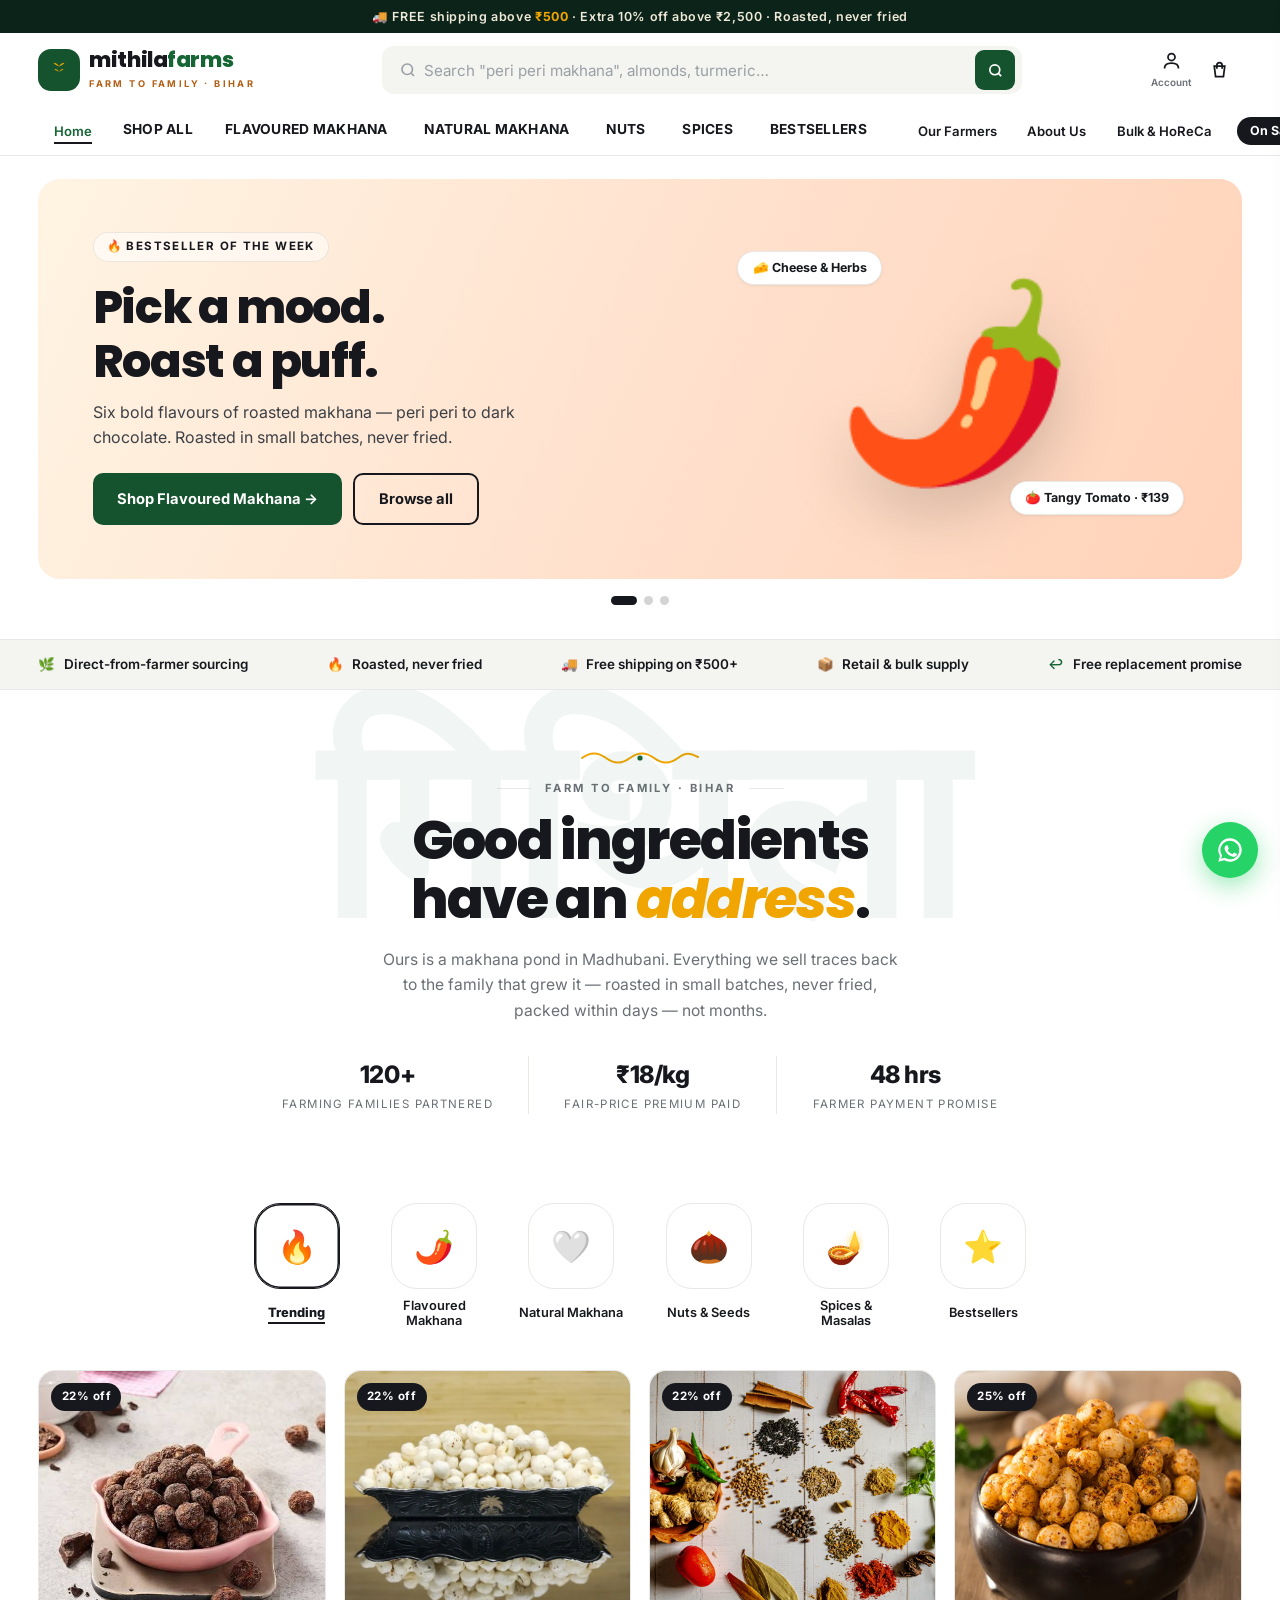
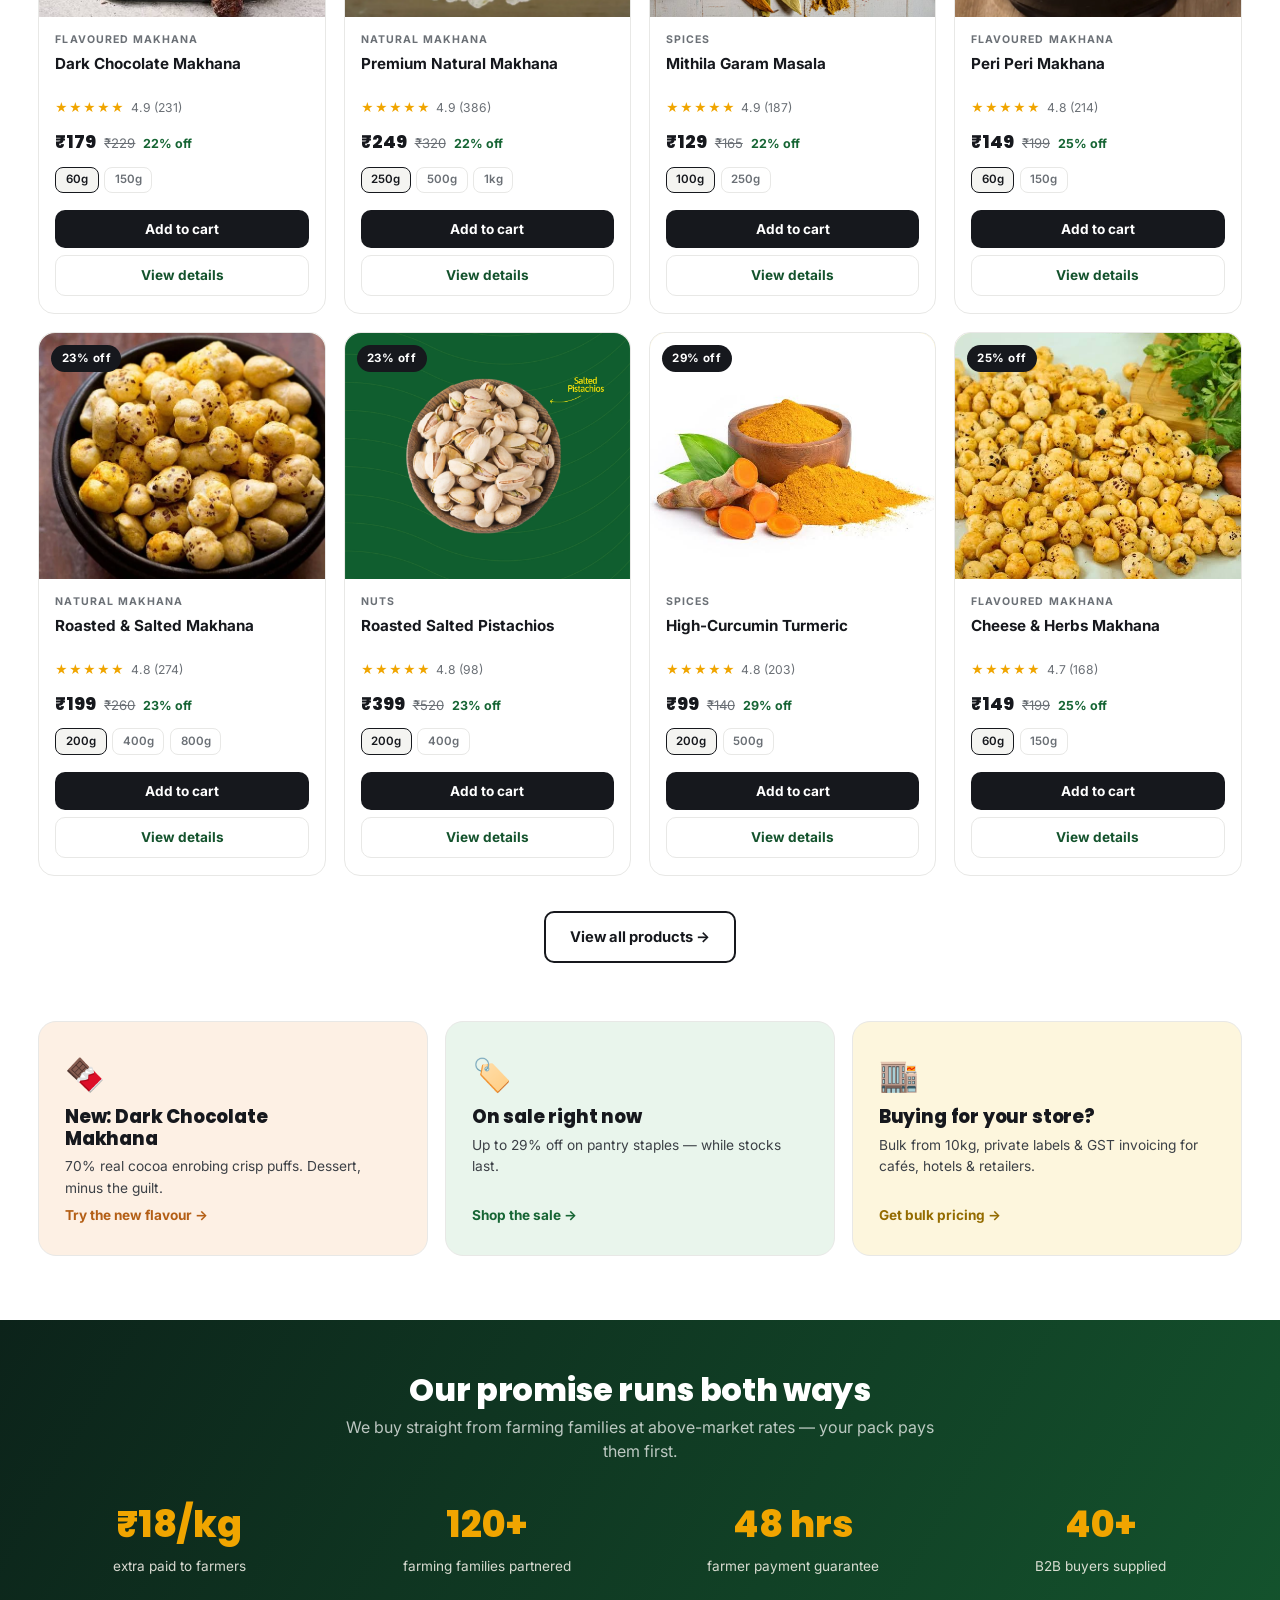
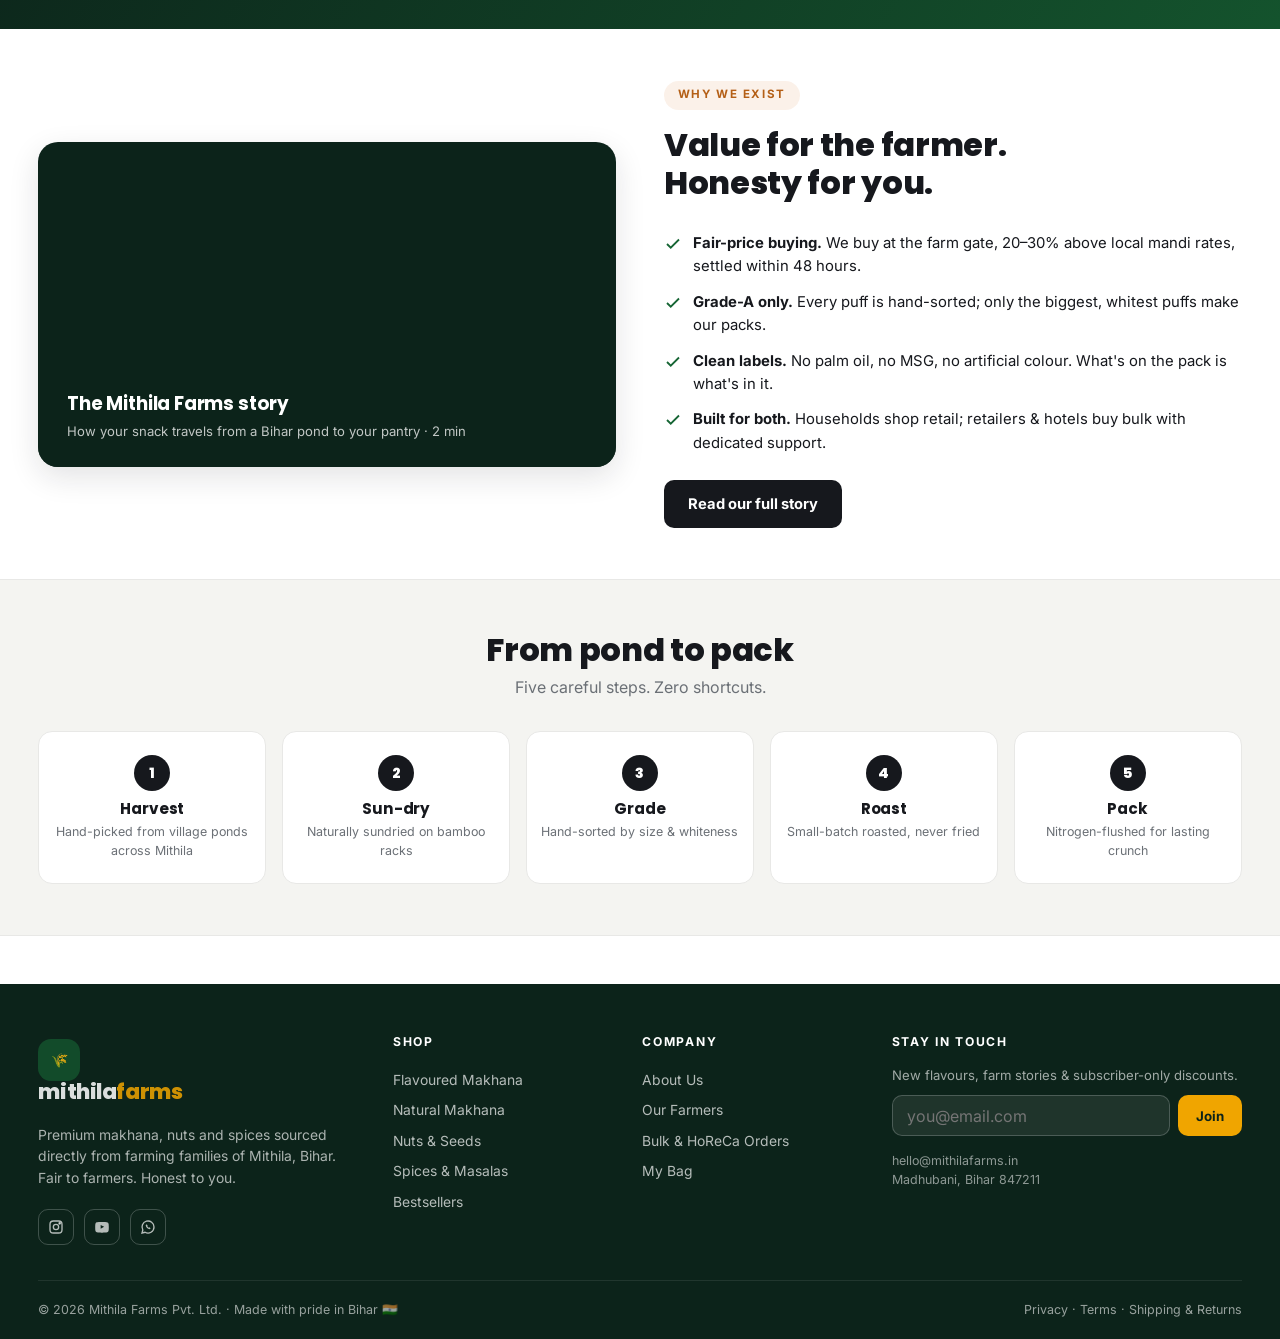
<file: index.html>
<!DOCTYPE html>
<html lang="en">
<head>
  <meta charset="UTF-8" />
  <meta name="viewport" content="width=device-width, initial-scale=1.0" />
  <meta name="referrer" content="strict-origin-when-cross-origin" />
  <title>Mithila Farms — Makhana, Nuts & Spices | Online Food Store</title>
  <meta name="description" content="Shop premium roasted makhana, natural fox nuts, nuts and stone-ground spices sourced directly from farmers of Mithila, Bihar. Free shipping above ₹500." />
  <link rel="preconnect" href="https://fonts.googleapis.com" />
  <link href="https://fonts.googleapis.com/css2?family=Inter:wght@400;600;700;800&display=swap" rel="stylesheet" />
  <link rel="stylesheet" href="css/style.css" />
  <link rel="icon" href="data:image/svg+xml,<svg xmlns='http://www.w3.org/2000/svg' viewBox='0 0 100 100'><text y='.9em' font-size='90'>🌾</text></svg>" />
</head>
<body>

<div id="siteHeader"></div>

<!-- HERO CAROUSEL -->
<section class="hero-carousel">
  <div class="container">
    <div class="carousel-track" id="heroTrack">

      <div class="slide slide-1 on">
        <div class="slide-copy">
          <span class="slide-kicker">🔥 Bestseller of the week</span>
          <h2>Pick a mood.<br/>Roast a puff.</h2>
          <p>Six bold flavours of roasted makhana — peri peri to dark chocolate. Roasted in small batches, never fried.</p>
          <div class="btn-row">
            <a href="shop.html?cat=flavoured" class="btn btn-accent">Shop Flavoured Makhana →</a>
            <a href="shop.html" class="btn btn-outline">Browse all</a>
          </div>
        </div>
        <div class="slide-art">
          <span class="hero-blob">🌶️</span>
          <span class="float-chip chip-a">🧀 Cheese &amp; Herbs</span>
          <span class="float-chip chip-b">🍅 Tangy Tomato · ₹139</span>
        </div>
      </div>

      <div class="slide slide-2">
        <div class="slide-copy">
          <span class="slide-kicker">🌾 Straight from the ponds</span>
          <h2>Grade-A makhana,<br/>hand-graded in Bihar.</h2>
          <p>Big, white, uniformly puffed Sona Chura fox nuts — bought at the farm gate, 20–30% above mandi rates.</p>
          <div class="btn-row">
            <a href="shop.html?cat=natural" class="btn btn-accent">Shop Natural Makhana →</a>
            <a href="farmers.html" class="btn btn-outline">Meet our farmers</a>
          </div>
        </div>
        <div class="slide-art">
          <span class="hero-blob">🤍</span>
          <span class="float-chip chip-a">✋ Hand-graded</span>
          <span class="float-chip chip-b">🌱 120+ farming families</span>
        </div>
      </div>

      <div class="slide slide-3">
        <div class="slide-copy">
          <span class="slide-kicker">🫙 Pantry restock season</span>
          <h2>Nuts &amp; spices,<br/>honestly priced.</h2>
          <p>California almonds, W240 cashews, high-curcumin turmeric and stone-ground masalas — packed at peak freshness.</p>
          <div class="btn-row">
            <a href="shop.html" class="btn btn-accent">Stock up the pantry →</a>
            <a href="b2b.html" class="btn btn-outline">Bulk / B2B pricing</a>
          </div>
        </div>
        <div class="slide-art">
          <span class="hero-blob">🌰</span>
          <span class="float-chip chip-a">⭐ 4.7 avg rating</span>
          <span class="float-chip chip-b">🚚 Free shipping ₹500+</span>
        </div>
      </div>

    </div>
    <div class="dots" id="heroDots">
      <button class="dot on" aria-label="Slide 1"></button>
      <button class="dot" aria-label="Slide 2"></button>
      <button class="dot" aria-label="Slide 3"></button>
    </div>
  </div>
</section>

<section class="usp-strip">
  <div class="container">
    <div class="usp"><span class="usp-e">🌿</span> Direct-from-farmer sourcing</div>
    <div class="usp"><span class="usp-e">🔥</span> Roasted, never fried</div>
    <div class="usp"><span class="usp-e">🚚</span> Free shipping on ₹500+</div>
    <div class="usp"><span class="usp-e">📦</span> Retail &amp; bulk supply</div>
    <div class="usp"><span class="usp-e">↩️</span> Free replacement promise</div>
  </div>
</section>

<!-- WELCOME -->
<section class="welcome-band">
  <div class="container wb-inner">
    <span class="wb-ghost" aria-hidden="true">मिथिला</span>
    <svg class="wb-flourish" width="120" height="14" viewBox="0 0 120 14" fill="none" aria-hidden="true">
      <path d="M2 7c8-6 16-6 24 0s16 6 24 0 16-6 24 0 16 6 24 0 12-5 20-1" stroke="var(--gold)" stroke-width="2" stroke-linecap="round"/>
      <circle cx="60" cy="7" r="2.6" fill="var(--green-700)"/>
    </svg>
    <span class="wb-kicker">Farm to family · Bihar</span>
    <h2>Good ingredients<br/>have an <em>address</em>.</h2>
    <p>Ours is a makhana pond in Madhubani. Everything we sell traces back to the family that grew it &mdash; roasted in small batches, never fried, packed within days &mdash; not months.</p>
    <div class="wb-stats">
      <div><b>120+</b><span>farming families partnered</span></div>
      <div><b>₹18/kg</b><span>fair-price premium paid</span></div>
      <div><b>48 hrs</b><span>farmer payment promise</span></div>
    </div>
  </div>
</section>

<!-- CATEGORY CIRCLES + TRENDING GRID -->
<section class="product-section" style="padding-top:1rem">
  <div class="container">
    <div class="circle-tabs" id="circleTabs">
      <button class="circ-tab on" data-mode="trending"><span class="ring">🔥</span><span class="lbl">Trending</span></button>
      <button class="circ-tab" data-mode="cat" data-val="flavoured"><span class="ring">🌶️</span><span class="lbl">Flavoured Makhana</span></button>
      <button class="circ-tab" data-mode="cat" data-val="natural"><span class="ring">🤍</span><span class="lbl">Natural Makhana</span></button>
      <button class="circ-tab" data-mode="cat" data-val="nuts"><span class="ring">🌰</span><span class="lbl">Nuts &amp; Seeds</span></button>
      <button class="circ-tab" data-mode="cat" data-val="spices"><span class="ring">🪔</span><span class="lbl">Spices &amp; Masalas</span></button>
      <button class="circ-tab" data-mode="bestsellers"><span class="ring">⭐</span><span class="lbl">Bestsellers</span></button>
    </div>
    <div class="grid-products" id="trendGrid"></div>
    <div style="text-align:center;margin-top:2.2rem">
      <a href="shop.html" class="btn btn-outline">View all products →</a>
    </div>
  </div>
</section>

<!-- PROMO TILES -->
<section class="product-section" style="padding-top:.6rem">
  <div class="container">
    <div class="promo-grid">
      <a class="promo-tile pt-1" href="shop.html?cat=chocolate" onclick="location.href='product.html?id=chocolate-makhana';return false;">
        <span class="promo-e">🍫</span>
        <h3>New: Dark Chocolate Makhana</h3>
        <p>70% real cocoa enrobing crisp puffs. Dessert, minus the guilt.</p>
        <span class="promo-link">Try the new flavour →</span>
      </a>
      <a class="promo-tile pt-2" href="shop.html?sale=1">
        <span class="promo-e">🏷️</span>
        <h3>On sale right now</h3>
        <p>Up to 29% off on pantry staples — while stocks last.</p>
        <span class="promo-link">Shop the sale →</span>
      </a>
      <a class="promo-tile pt-3" href="b2b.html">
        <span class="promo-e">🏬</span>
        <h3>Buying for your store?</h3>
        <p>Bulk from 10kg, private labels &amp; GST invoicing for cafés, hotels &amp; retailers.</p>
        <span class="promo-link">Get bulk pricing →</span>
      </a>
    </div>
  </div>
</section>

<!-- IMPACT -->
<section class="impact-band">
  <div class="container">
    <div class="section-head">
      <h2 class="section-title">Our promise runs both ways</h2>
      <p class="section-sub">We buy straight from farming families at above-market rates — your pack pays them first.</p>
    </div>
    <div class="impact-grid">
      <div><b>₹18/kg</b><span>extra paid to farmers</span></div>
      <div><b>120+</b><span>farming families partnered</span></div>
      <div><b>48 hrs</b><span>farmer payment guarantee</span></div>
      <div><b>40+</b><span>B2B buyers supplied</span></div>
    </div>
  </div>
</section>

<!-- STORY -->
<div class="container story-split">
  <div class="art-panel video-frame yt-frame">
    <iframe
      src="https://www.youtube-nocookie.com/embed/sWd6fNVZ20o?autoplay=1&mute=1&controls=0&loop=1&playlist=sWd6fNVZ20o&modestbranding=1&rel=0&playsinline=1&disablekb=1&iv_load_policy=3&fs=0"
      title="The Mithila Farms story"
      loading="lazy"
      frameborder="0"
      referrerpolicy="strict-origin-when-cross-origin"
      allow="autoplay; encrypted-media"></iframe>
    <div class="video-overlay yt-overlay">
      <div>
        <h3>The Mithila Farms story</h3>
        <p>How your snack travels from a Bihar pond to your pantry · 2 min</p>
      </div>
    </div>
  </div>
  <div>
    <span class="eyebrow">Why we exist</span>
    <h2 class="section-title">Value for the farmer.<br/>Honesty for you.</h2>
    <br/>
    <ul class="check-list">
      <li><svg width="18" height="18" viewBox="0 0 24 24" fill="none" stroke="currentColor" stroke-width="2.4"><path d="M20 6 9 17l-5-5"/></svg><span><b>Fair-price buying.</b> We buy at the farm gate, 20–30% above local mandi rates, settled within 48 hours.</span></li>
      <li><svg width="18" height="18" viewBox="0 0 24 24" fill="none" stroke="currentColor" stroke-width="2.4"><path d="M20 6 9 17l-5-5"/></svg><span><b>Grade-A only.</b> Every puff is hand-sorted; only the biggest, whitest puffs make our packs.</span></li>
      <li><svg width="18" height="18" viewBox="0 0 24 24" fill="none" stroke="currentColor" stroke-width="2.4"><path d="M20 6 9 17l-5-5"/></svg><span><b>Clean labels.</b> No palm oil, no MSG, no artificial colour. What's on the pack is what's in it.</span></li>
      <li><svg width="18" height="18" viewBox="0 0 24 24" fill="none" stroke="currentColor" stroke-width="2.4"><path d="M20 6 9 17l-5-5"/></svg><span><b>Built for both.</b> Households shop retail; retailers &amp; hotels buy bulk with dedicated support.</span></li>
    </ul>
    <a href="about.html" class="btn btn-primary" style="margin-top:.8rem">Read our full story</a>
  </div>
</div>

<!-- PROCESS -->
<section class="process-band">
  <div class="container">
    <div class="section-head" style="text-align:center">
      <h2 class="section-title">From pond to pack</h2>
      <p class="section-sub" style="margin-inline:auto;text-align:center">Five careful steps. Zero shortcuts.</p>
    </div>
    <div class="steps">
      <div class="step"><div class="n">1</div><h4>Harvest</h4><p>Hand-picked from village ponds across Mithila</p></div>
      <div class="step"><div class="n">2</div><h4>Sun-dry</h4><p>Naturally sundried on bamboo racks</p></div>
      <div class="step"><div class="n">3</div><h4>Grade</h4><p>Hand-sorted by size &amp; whiteness</p></div>
      <div class="step"><div class="n">4</div><h4>Roast</h4><p>Small-batch roasted, never fried</p></div>
      <div class="step"><div class="n">5</div><h4>Pack</h4><p>Nitrogen-flushed for lasting crunch</p></div>
    </div>
  </div>
</section>

<div id="siteFooter"></div>

<script src="js/data.js"></script>
<script src="js/layout.js"></script>
<script src="js/main.js"></script>
<script src="js/cart-ui.js"></script>
<script>
document.addEventListener("DOMContentLoaded", () => {
  const track = $$("#heroTrack .slide");
  const dots = $$("#heroDots .dot");
  let cur = 0, timer;
  const go = (i) => {
    cur = (i + track.length) % track.length;
    track.forEach((s, k) => s.classList.toggle("on", k === cur));
    dots.forEach((d, k) => d.classList.toggle("on", k === cur));
  };
  const auto = () => { clearInterval(timer); timer = setInterval(() => go(cur + 1), 5000); };
  dots.forEach((d, i) => d.addEventListener("click", () => { go(i); auto(); }));
  auto();

  const grid = $("#trendGrid");
  const renderTab = (tab) => {
    $$(".circ-tab").forEach((t) => t.classList.remove("on"));
    tab.classList.add("on");
    let list;
    if (tab.dataset.mode === "cat") list = PRODUCTS.filter((p) => p.cat === tab.dataset.val);
    else if (tab.dataset.mode === "bestsellers") list = [...PRODUCTS].sort((a, b) => b.reviews - a.reviews).slice(0, 8);
    else list = [...PRODUCTS].sort((a, b) => b.rating - a.rating).slice(0, 8);
    grid.innerHTML = list.map(cardHTML).join("");
  };
  $$(".circ-tab").forEach((t) => t.addEventListener("click", () => renderTab(t)));
  renderTab($(".circ-tab.on"));
});
</script>
</body>
</html>
</file>
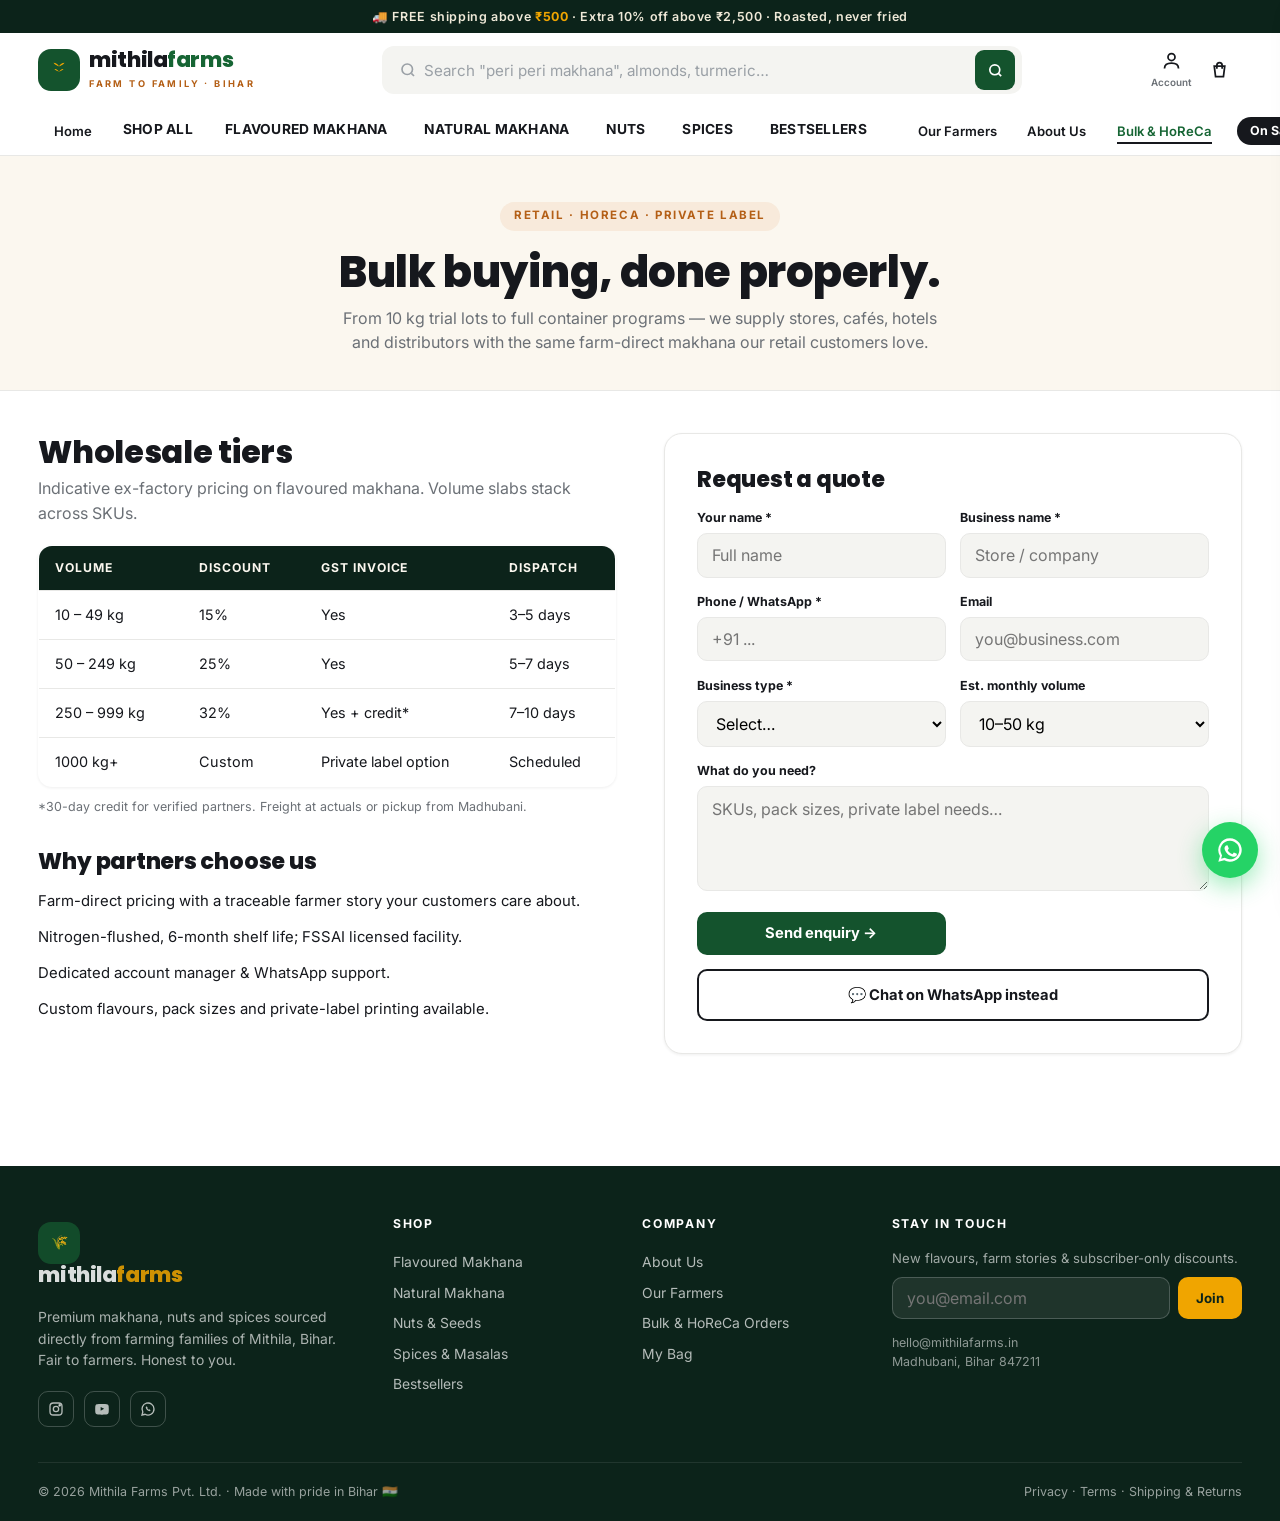
<file: b2b.html>
﻿<!DOCTYPE html>
<html lang="en">
<head>
<meta charset="UTF-8" />
<meta name="viewport" content="width=device-width, initial-scale=1.0" />
<title>B2B &amp; Bulk Orders — Mithila Farms</title>
<link rel="preconnect" href="https://fonts.googleapis.com" />
<link href="https://fonts.googleapis.com/css2?family=Fraunces:ital,wght@0,500;0,700;1,600&family=Inter:wght@400;600;700;800&display=swap" rel="stylesheet" />
<link rel="stylesheet" href="css/style.css" />
<link rel="icon" href="data:image/svg+xml,<svg xmlns='http://www.w3.org/2000/svg' viewBox='0 0 100 100'><text y='.9em' font-size='90'>🌾</text></svg>" />
</head>
<body>

<div id="siteHeader"></div>

<section class="page-hero">
  <div class="container">
    <span class="eyebrow">Retail · HoReCa · Private label</span>
    <h1>Bulk buying, done properly.</h1>
    <p>From 10 kg trial lots to full container programs — we supply stores, cafés, hotels and distributors with the same farm-direct makhana our retail customers love.</p>
  </div>
</section>

<div class="container b2b-grid">
  <div>
    <h2 class="section-title">Wholesale tiers</h2>
    <p class="section-sub" style="margin-bottom:1.2rem">Indicative ex-factory pricing on flavoured makhana. Volume slabs stack across SKUs.</p>
    <table class="tier-table">
      <tr><th>Volume</th><th>Discount</th><th>GST invoice</th><th>Dispatch</th></tr>
      <tr><td>10 – 49 kg</td><td>15%</td><td>Yes</td><td>3–5 days</td></tr>
      <tr><td>50 – 249 kg</td><td>25%</td><td>Yes</td><td>5–7 days</td></tr>
      <tr><td>250 – 999 kg</td><td>32%</td><td>Yes + credit*</td><td>7–10 days</td></tr>
      <tr><td>1000 kg+</td><td>Custom</td><td>Private label option</td><td>Scheduled</td></tr>
    </table>
    <p style="font-size:.78rem;color:var(--muted);margin-top:.6rem">*30-day credit for verified partners. Freight at actuals or pickup from Madhubani.</p>

    <div style="margin-top:2rem">
      <h2 class="section-title" style="font-size:1.4rem">Why partners choose us</h2>
      <ul class="check-list" style="margin-top:1rem">
        <li><span>Farm-direct pricing with a traceable farmer story your customers care about.</span></li>
        <li><span>Nitrogen-flushed, 6-month shelf life; FSSAI licensed facility.</span></li>
        <li><span>Dedicated account manager &amp; WhatsApp support.</span></li>
        <li><span>Custom flavours, pack sizes and private-label printing available.</span></li>
      </ul>
    </div>
  </div>

  <div class="form-card">
    <h2 class="section-title" style="font-size:1.4rem;margin-bottom:1rem">Request a quote</h2>
    <form id="b2bForm" class="form-grid">
      <div class="field"><label>Your name *</label><input required placeholder="Full name" /></div>
      <div class="field"><label>Business name *</label><input required placeholder="Store / company" /></div>
      <div class="field"><label>Phone / WhatsApp *</label><input required type="tel" pattern="[0-9+ -]{8,15}" placeholder="+91 ..." /></div>
      <div class="field"><label>Email</label><input type="email" placeholder="you@business.com" /></div>
      <div class="field">
        <label>Business type *</label>
        <select required>
          <option value="">Select…</option>
          <option>Retail store</option>
          <option>Distributor</option>
          <option>Café / Restaurant / Hotel</option>
          <option>Online seller</option>
          <option>Institution / Corporate gifting</option>
        </select>
      </div>
      <div class="field"><label>Est. monthly volume</label><select><option>10–50 kg</option><option>50–250 kg</option><option>250 kg–1 T</option><option>1 T+</option></select></div>
      <div class="field full"><label>What do you need?</label><textarea rows="4" placeholder="SKUs, pack sizes, private label needs…"></textarea></div>
      <button class="btn btn-accent btn-block full" type="submit">Send enquiry →</button>
      <p id="b2bOk" hidden style="grid-column:1/-1;color:var(--green-700);font-weight:700">✅ Enquiry received! Our B2B team will WhatsApp you within one working day.</p>
    </form>
    <a href="#" class="btn btn-outline btn-block" style="margin-top:.9rem" onclick="window.open('https://wa.me/919000000000','_blank');return false;">💬 Chat on WhatsApp instead</a>
  </div>
</div>

<div id="siteFooter"></div>

<script src="js/data.js"></script>
<script src="js/layout.js"></script>
<script src="js/main.js"></script>
<script src="js/cart-ui.js"></script>
<script>
document.addEventListener("submit", (e) => {
  if (e.target.id === "b2bForm") {
    e.preventDefault();
    e.target.querySelector("#b2bOk").hidden = false;
    e.target.querySelectorAll("input,select,textarea,button").forEach((el) => (el.disabled = true));
    Toast.show("Enquiry sent — we'll be in touch!");
  }
});
</script>
</body>
</html>
</file>
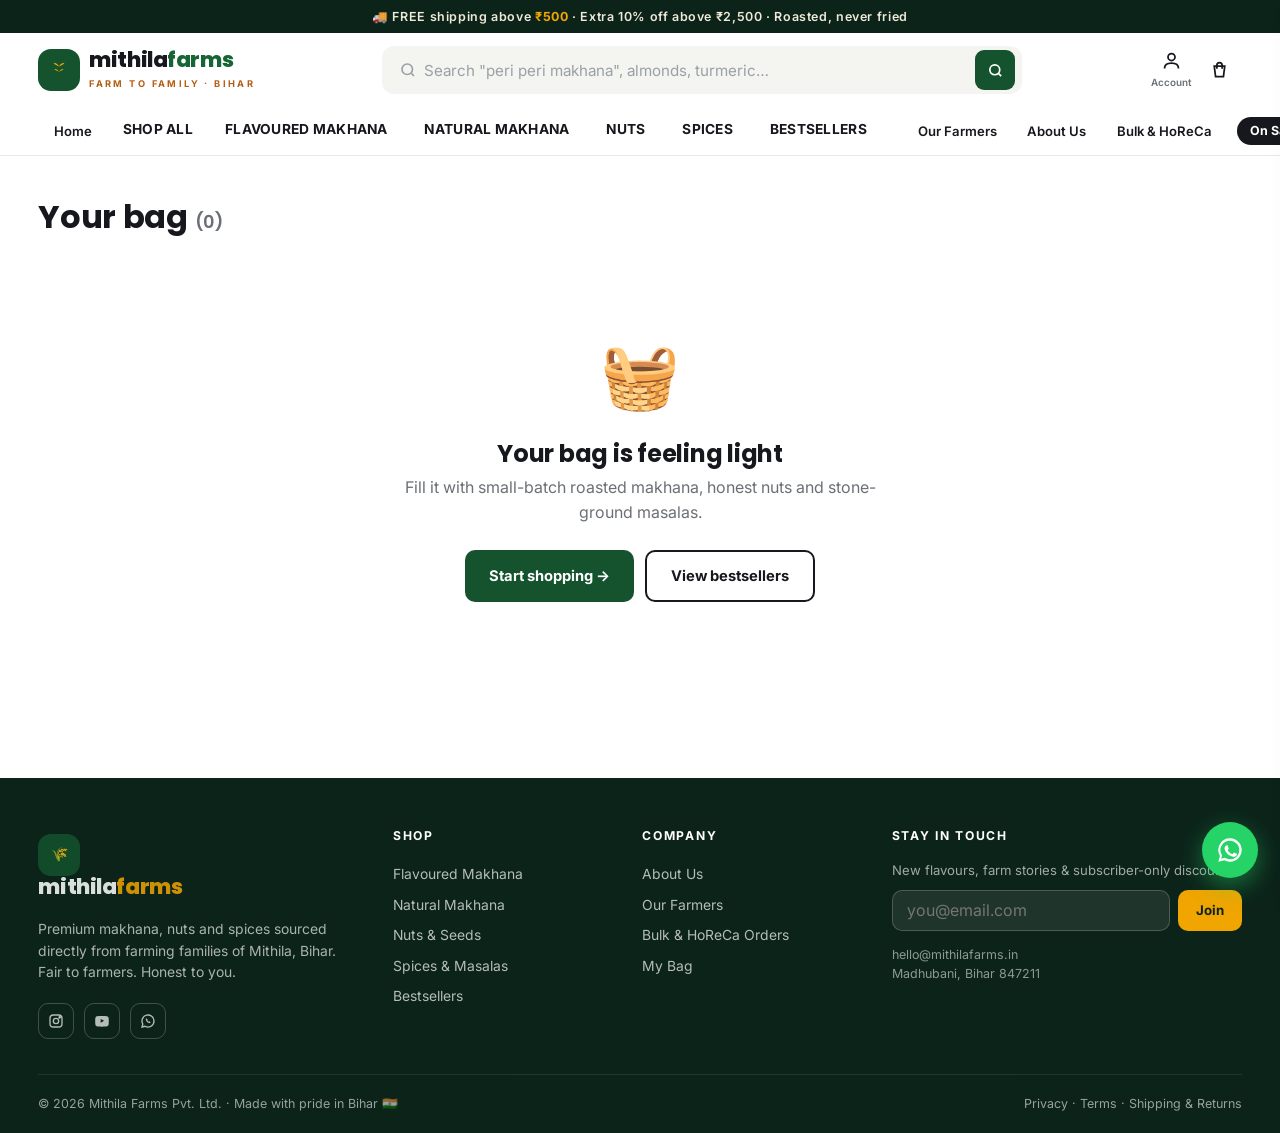
<file: cart.html>
﻿<!DOCTYPE html>
<html lang="en">
<head>
<meta charset="UTF-8" />
<meta name="viewport" content="width=device-width, initial-scale=1.0" />
<title>Your Bag — Mithila Farms</title>
<link rel="preconnect" href="https://fonts.googleapis.com" />
<link href="https://fonts.googleapis.com/css2?family=Fraunces:ital,wght@0,500;0,700;1,600&family=Inter:wght@400;600;700;800&display=swap" rel="stylesheet" />
<link rel="stylesheet" href="css/style.css" />
<link rel="icon" href="data:image/svg+xml,<svg xmlns='http://www.w3.org/2000/svg' viewBox='0 0 100 100'><text y='.9em' font-size='90'>🌾</text></svg>" />
</head>
<body>

<div id="siteHeader"></div>

<main class="container cart-page">
  <h1 style="margin-bottom:1.6rem">Your bag <span style="color:var(--muted);font-size:1.1rem;font-weight:600">(<span id="bagCount"></span>)</span></h1>

  <div class="empty-state" id="cartEmpty" hidden>
    <div class="empty-art">🧺</div>
    <h2>Your bag is feeling light</h2>
    <p>Fill it with small-batch roasted makhana, honest nuts and stone-ground masalas.</p>
    <div class="empty-actions">
      <a href="shop.html" class="btn btn-accent">Start shopping →</a>
      <a href="shop.html?sort=rating" class="btn btn-outline">View bestsellers</a>
    </div>
  </div>

  <div class="cart-cols" id="cartCols">
    <div class="panel" id="lineItems"></div>
    <aside class="panel">
      <h3 style="margin-bottom:.4rem">Order summary</h3>

      <div class="ship-progress" id="shipProgress">
        <div class="ship-bar"><i id="shipBarFill"></i></div>
        <span class="ship-progress-label" id="shipProgressLabel"></span>
      </div>

      <div class="summary-row"><span>Subtotal</span><span id="sumSub"></span></div>
      <div class="summary-row"><span>Shipping</span><span id="sumShip"></span></div>
      <div class="summary-row save" id="discRow" hidden><span id="discLabel"></span><span id="sumDisc"></span></div>
      <div class="summary-row total"><span>Total</span><span id="sumTotal"></span></div>

      <a href="checkout.html" class="btn btn-accent btn-block" style="margin-top:1.2rem">Proceed to checkout →</a>
      <a href="shop.html" class="btn btn-outline btn-block" style="margin-top:.7rem">Continue shopping</a>

      <p style="font-size:.78rem;color:var(--muted);margin-top:1.2rem;text-align:center;display:flex;gap:.5rem;justify-content:center;align-items:center">
        🔒 Secure checkout · UPI · Cards · NetBanking · COD
      </p>
    </aside>
  </div>
</main>

<div id="siteFooter"></div>

<script src="js/data.js"></script>
<script src="js/layout.js"></script>
<script src="js/main.js"></script>
<script src="js/cart-ui.js"></script>
<script>
function totals() {
  const sub = Cart.subtotal();
  const disc = sub >= 2500 ? Math.round(sub * 0.1) : 0;
  const ship = Cart.shipping();
  return { sub, disc, ship, total: sub - disc + ship };
}
function renderCartPage() {
  const items = Cart.read();
  const empty = $("#cartEmpty"), cols = $("#cartCols");
  if (!items.length) {
    empty.hidden = false;
    cols.style.display = "none";
    $("#bagCount").textContent = "0";
    return;
  }
  empty.hidden = true;
  cols.style.display = "";
  $("#bagCount").textContent = items.reduce((a, l) => a + l.qty, 0);
  $("#lineItems").innerHTML = items
    .map((l, i) => `
    <div class="cart-line" style="padding:.9rem 0;border-bottom:1px dashed var(--line)">
      <div class="cart-line-art" style="background:linear-gradient(135deg,${l.hue.split(",")[0]},${l.hue.split(",")[1]})">${l.img ? `<img src="${l.img}" alt="" onerror="this.remove()">` : l.emoji}</div>
      <div class="cart-line-info">
        <div style="font-weight:700;font-size:.95rem">${l.name}</div>
        <div class="cart-line-meta">${l.size} · ${money(l.price)} each</div>
        <button class="line-remove" data-rm="${i}">Remove</button>
      </div>
      <div style="text-align:right">
        <div class="qty-stepper"><button data-q="-1" data-i="${i}" aria-label="Decrease">−</button><span>${l.qty}</span><button data-q="1" data-i="${i}" aria-label="Increase">+</button></div>
        <div class="cart-line-price" style="margin-top:4px;font-size:.95rem">${money(l.price * l.qty)}</div>
      </div>
    </div>`)
    .join("");

  const t = totals();

  // free-shipping progress
  const pct = Math.min(100, Math.round((t.sub / FREE_SHIP_ABOVE) * 100));
  $("#shipBarFill").style.width = pct + "%";
  $("#shipProgressLabel").innerHTML =
    t.sub >= FREE_SHIP_ABOVE
      ? `<b class="save-text">🎉 You've unlocked FREE shipping!</b>`
      : `Add <b>${money(FREE_SHIP_ABOVE - t.sub)}</b> more for FREE shipping`;

  // discount applied / nudge
  if (t.disc) {
    $("#discRow").hidden = false;
    $("#discLabel").textContent = "🎉 Extra 10% off applied";
    $("#sumDisc").textContent = "− " + money(t.disc);
  } else if (t.sub >= 1000 && t.sub < 2500) {
    $("#discRow").hidden = false;
    $("#discLabel").innerHTML = `Add <b>${money(2500 - t.sub)}</b> more for extra 10% off`;
    $("#sumDisc").textContent = "";
  } else {
    $("#discRow").hidden = true;
  }

  $("#sumSub").textContent = money(t.sub);
  $("#sumShip").innerHTML = t.ship === 0 ? '<span class="free">FREE</span>' : money(t.ship);
  $("#sumTotal").textContent = money(t.total);
}
document.addEventListener("DOMContentLoaded", renderCartPage);
document.addEventListener("cart:change", renderCartPage);
</script>
</body>
</html>
</file>
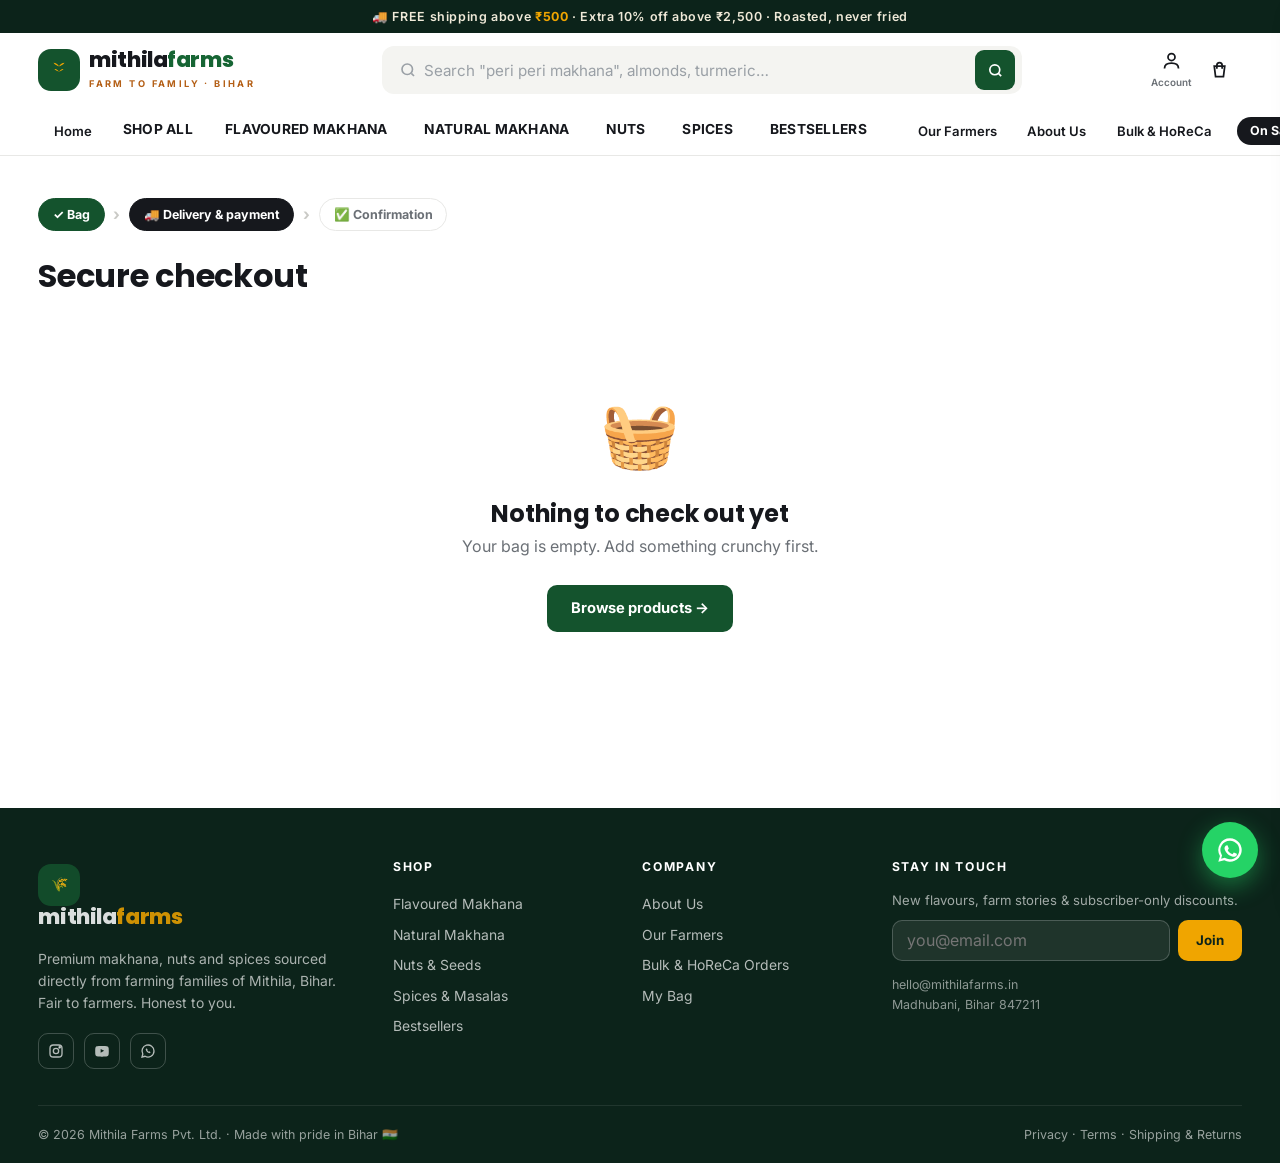
<file: checkout.html>
﻿<!DOCTYPE html>
<html lang="en">
<head>
<meta charset="UTF-8" />
<meta name="viewport" content="width=device-width, initial-scale=1.0" />
<title>Secure Checkout — Mithila Farms</title>
<link rel="preconnect" href="https://fonts.googleapis.com" />
<link href="https://fonts.googleapis.com/css2?family=Fraunces:ital,wght@0,500;0,700;1,600&family=Inter:wght@400;600;700;800&display=swap" rel="stylesheet" />
<link rel="stylesheet" href="css/style.css" />
<link rel="icon" href="data:image/svg+xml,<svg xmlns='http://www.w3.org/2000/svg' viewBox='0 0 100 100'><text y='.9em' font-size='90'>🌾</text></svg>" />
</head>
<body>

<div id="siteHeader"></div>

<main class="container cart-page" id="checkoutRoot">
  <div class="checkout-steps" aria-label="Checkout progress">
    <a href="cart.html" class="cs done">✓ Bag</a>
    <span class="sep">›</span>
    <span class="cs now">🚚 Delivery &amp; payment</span>
    <span class="sep">›</span>
    <span class="cs">✅ Confirmation</span>
  </div>

  <h1 style="margin-bottom:1.6rem">Secure checkout</h1>

  <div class="empty-state" id="checkoutEmpty" hidden>
    <div class="empty-art">🧺</div>
    <h2>Nothing to check out yet</h2>
    <p>Your bag is empty. Add something crunchy first.</p>
    <div class="empty-actions">
      <a href="shop.html" class="btn btn-accent">Browse products →</a>
    </div>
  </div>

  <div class="cart-cols" id="checkoutCols">
    <form class="panel form-grid" id="addrForm" style="padding:2rem">
      <h3 class="form-section-title">Delivery details</h3>

      <div class="field"><label for="fName">Full name *</label><input id="fName" name="name" required autocomplete="name" placeholder="Your name" /></div>
      <div class="field"><label for="fPhone">Phone (WhatsApp preferred) *</label><input id="fPhone" name="phone" required type="tel" inputmode="tel" autocomplete="tel" pattern="[0-9+ -]{10,15}" placeholder="+91 …" /></div>
      <div class="field full"><label for="fEmail">Email</label><input id="fEmail" name="email" type="email" autocomplete="email" placeholder="For order updates" /></div>
      <div class="field full"><label for="fAddr">Address *</label><textarea id="fAddr" name="address" rows="2" required autocomplete="street-address" placeholder="House no, street, area"></textarea></div>
      <div class="field"><label for="fCity">City *</label><input id="fCity" name="city" required autocomplete="address-level2" /></div>
      <div class="field"><label for="fState">State *</label><input id="fState" name="state" required autocomplete="address-level1" value="Bihar" /></div>
      <div class="field"><label for="fPin">Pincode *</label><input id="fPin" name="pin" required pattern="[0-9]{6}" inputmode="numeric" autocomplete="postal-code" placeholder="6 digits" /></div>
      <div class="field"><label for="fLandmark">Landmark (optional)</label><input id="fLandmark" name="landmark" autocomplete="off" /></div>

      <h3 class="form-section-title" style="margin-top:1.4rem">Payment method</h3>
      <div class="pay-methods full">
        <label class="pay-method">
          <input type="radio" name="pay" value="online" checked />
          <span><b>Pay online — UPI, Cards, NetBanking</b><span>Secured by Razorpay. Recommended.</span></span>
        </label>
        <label class="pay-method" id="codMethod">
          <input type="radio" name="pay" value="cod" />
          <span><b>Cash on Delivery</b><span id="codNote">Available on orders up to ₹3,000. Pay when it arrives.</span></span>
        </label>
      </div>

      <button type="submit" class="btn btn-accent btn-block full place-order" id="placeOrderBtn">
        <span id="btnLabel">Place order ·</span>&nbsp;<span id="btnTotal"></span>
      </button>
      <p style="grid-column:1/-1;font-size:.75rem;color:var(--muted);text-align:center;display:flex;gap:.45rem;justify-content:center;align-items:center">
        🔒 By placing this order you agree to our Terms &amp; Refund Policy.
      </p>
    </form>

    <aside class="panel">
      <h3 style="margin-bottom:.8rem">Order summary (<span id="itemCount"></span>)</h3>
      <div id="sumLines"></div>
      <div class="summary-row" style="margin-top:.8rem"><span>Subtotal</span><span id="sumSub"></span></div>
      <div class="summary-row"><span>Shipping</span><span id="sumShip"></span></div>
      <div class="summary-row save" id="discRow" hidden><span>🎉 Extra 10% off applied</span><span id="sumDisc"></span></div>
      <div class="summary-row total"><span>Total</span><span id="sumTotal"></span></div>
      <div class="eta-chip">🚚 Estimated delivery by <b id="etaLine"></b></div>
      <div class="impact-note">
        🌾 <b>Every rupee counts twice.</b> This order pays a fair-price premium directly to a farming family in Mithila.
      </div>
    </aside>
  </div>
</main>

<div id="successView" hidden>
  <div class="success-panel">
    <div class="success-icon">
      <svg width="40" height="40" viewBox="0 0 24 24" fill="none" stroke="currentColor" stroke-width="2.5"><path d="M20 6 9 17l-5-5"/></svg>
    </div>
    <h2 class="section-title" style="font-size:1.7rem">Order confirmed!</h2>
    <p style="color:var(--muted);margin:.8rem 0 .3rem">Order ID: <b id="ordId" style="color:var(--ink)"></b></p>
    <p style="color:var(--muted);font-size:.9rem" id="ordNote"></p>
    <div id="orderRecap" class="recap"></div>
    <div style="display:flex;gap:.7rem;justify-content:center;flex-wrap:wrap;margin-top:1.8rem">
      <a href="shop.html" class="btn btn-primary">Continue shopping</a>
      <a href="index.html" class="btn btn-outline">Back home</a>
    </div>
  </div>
</div>

<div id="siteFooter"></div>

<script src="https://checkout.razorpay.com/v1/checkout.js"></script>
<script src="js/data.js"></script>
<script src="js/layout.js"></script>
<script src="js/main.js"></script>
<script src="js/cart-ui.js"></script>
<script src="js/checkout.js"></script>
</body>
</html>
</file>
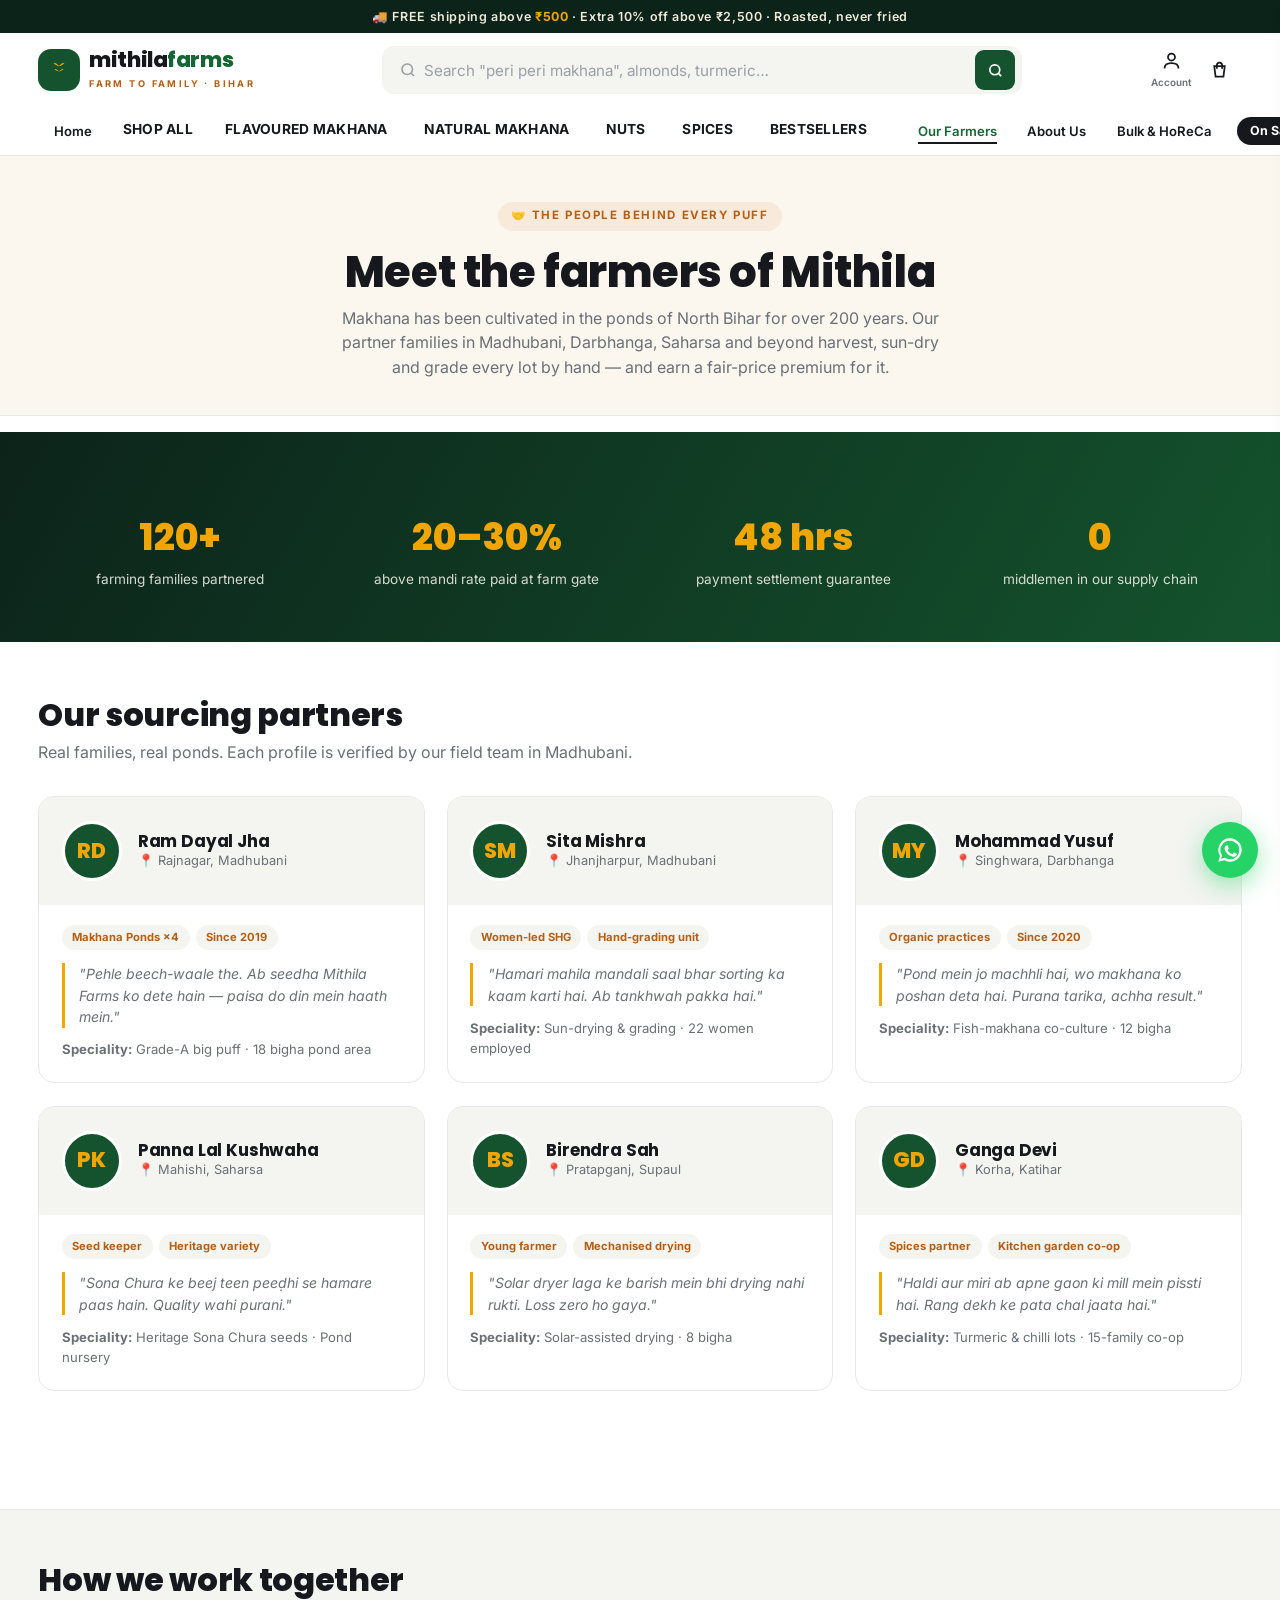
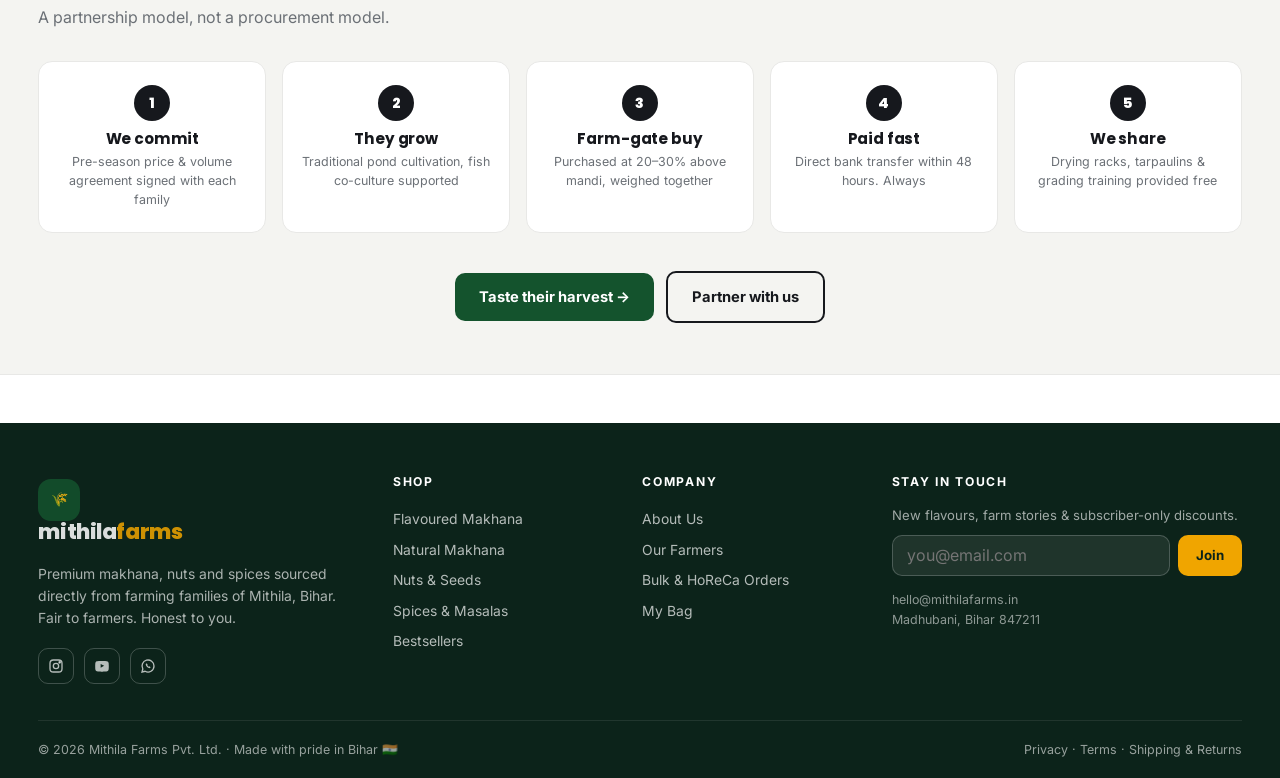
<file: farmers.html>
﻿<!DOCTYPE html>
<html lang="en">
<head>
<meta charset="UTF-8" />
<meta name="viewport" content="width=device-width, initial-scale=1.0" />
<title>Our Farmers of Bihar — Mithila Farms</title>
<link rel="preconnect" href="https://fonts.googleapis.com" />
<link href="https://fonts.googleapis.com/css2?family=Fraunces:ital,wght@0,500;0,700;1,600&family=Inter:wght@400;600;700;800&display=swap" rel="stylesheet" />
<link rel="stylesheet" href="css/style.css" />
<link rel="icon" href="data:image/svg+xml,<svg xmlns='http://www.w3.org/2000/svg' viewBox='0 0 100 100'><text y='.9em' font-size='90'>🌾</text></svg>" />
</head>
<body>

<div id="siteHeader"></div>

<section class="page-hero">
  <div class="container">
    <span class="eyebrow">🤝 The people behind every puff</span>
    <h1>Meet the farmers of Mithila</h1>
    <p>Makhana has been cultivated in the ponds of North Bihar for over 200 years. Our partner families in Madhubani, Darbhanga, Saharsa and beyond harvest, sun-dry and grade every lot by hand — and earn a fair-price premium for it.</p>
  </div>
</section>

<section class="impact-band">
  <div class="container">
    <div class="impact-grid">
      <div><b>120+</b><span>farming families partnered</span></div>
      <div><b>20–30%</b><span>above mandi rate paid at farm gate</span></div>
      <div><b>48 hrs</b><span>payment settlement guarantee</span></div>
      <div><b>0</b><span>middlemen in our supply chain</span></div>
    </div>
  </div>
</section>

<section style="padding:3.4rem 0">
  <div class="container">
    <div class="section-head">
      <h2 class="section-title">Our sourcing partners</h2>
      <p class="section-sub">Real families, real ponds. Each profile is verified by our field team in Madhubani.</p>
    </div>
    <div class="farmer-grid">

      <article class="farmer-card">
        <div class="farmer-top">
          <div class="avatar">RD</div>
          <div>
            <h3>Ram Dayal Jha</h3>
            <span class="farmer-loc">📍 Rajnagar, Madhubani</span>
          </div>
        </div>
        <div class="farmer-body">
          <div class="farmer-tags"><span class="tag">Makhana Ponds ×4</span><span class="tag">Since 2019</span></div>
          <p class="farmer-quote">"Pehle beech-waale the. Ab seedha Mithila Farms ko dete hain — paisa do din mein haath mein."</p>
          <p style="font-size:.82rem;color:var(--muted);margin-top:.7rem"><b>Speciality:</b> Grade-A big puff · 18 bigha pond area</p>
        </div>
      </article>

      <article class="farmer-card">
        <div class="farmer-top">
          <div class="avatar">SM</div>
          <div>
            <h3>Sita Mishra</h3>
            <span class="farmer-loc">📍 Jhanjharpur, Madhubani</span>
          </div>
        </div>
        <div class="farmer-body">
          <div class="farmer-tags"><span class="tag">Women-led SHG</span><span class="tag">Hand-grading unit</span></div>
          <p class="farmer-quote">"Hamari mahila mandali saal bhar sorting ka kaam karti hai. Ab tankhwah pakka hai."</p>
          <p style="font-size:.82rem;color:var(--muted);margin-top:.7rem"><b>Speciality:</b> Sun-drying &amp; grading · 22 women employed</p>
        </div>
      </article>

      <article class="farmer-card">
        <div class="farmer-top">
          <div class="avatar">MY</div>
          <div>
            <h3>Mohammad Yusuf</h3>
            <span class="farmer-loc">📍 Singhwara, Darbhanga</span>
          </div>
        </div>
        <div class="farmer-body">
          <div class="farmer-tags"><span class="tag">Organic practices</span><span class="tag">Since 2020</span></div>
          <p class="farmer-quote">"Pond mein jo machhli hai, wo makhana ko poshan deta hai. Purana tarika, achha result."</p>
          <p style="font-size:.82rem;color:var(--muted);margin-top:.7rem"><b>Speciality:</b> Fish-makhana co-culture · 12 bigha</p>
        </div>
      </article>

      <article class="farmer-card">
        <div class="farmer-top">
          <div class="avatar">PK</div>
          <div>
            <h3>Panna Lal Kushwaha</h3>
            <span class="farmer-loc">📍 Mahishi, Saharsa</span>
          </div>
        </div>
        <div class="farmer-body">
          <div class="farmer-tags"><span class="tag">Seed keeper</span><span class="tag">Heritage variety</span></div>
          <p class="farmer-quote">"Sona Chura ke beej teen peeḍhi se hamare paas hain. Quality wahi purani."</p>
          <p style="font-size:.82rem;color:var(--muted);margin-top:.7rem"><b>Speciality:</b> Heritage Sona Chura seeds · Pond nursery</p>
        </div>
      </article>

      <article class="farmer-card">
        <div class="farmer-top">
          <div class="avatar">BS</div>
          <div>
            <h3>Birendra Sah</h3>
            <span class="farmer-loc">📍 Pratapganj, Supaul</span>
          </div>
        </div>
        <div class="farmer-body">
          <div class="farmer-tags"><span class="tag">Young farmer</span><span class="tag">Mechanised drying</span></div>
          <p class="farmer-quote">"Solar dryer laga ke barish mein bhi drying nahi rukti. Loss zero ho gaya."</p>
          <p style="font-size:.82rem;color:var(--muted);margin-top:.7rem"><b>Speciality:</b> Solar-assisted drying · 8 bigha</p>
        </div>
      </article>

      <article class="farmer-card">
        <div class="farmer-top">
          <div class="avatar">GD</div>
          <div>
            <h3>Ganga Devi</h3>
            <span class="farmer-loc">📍 Korha, Katihar</span>
          </div>
        </div>
        <div class="farmer-body">
          <div class="farmer-tags"><span class="tag">Spices partner</span><span class="tag">Kitchen garden co-op</span></div>
          <p class="farmer-quote">"Haldi aur miri ab apne gaon ki mill mein pissti hai. Rang dekh ke pata chal jaata hai."</p>
          <p style="font-size:.82rem;color:var(--muted);margin-top:.7rem"><b>Speciality:</b> Turmeric &amp; chilli lots · 15-family co-op</p>
        </div>
      </article>

    </div>
  </div>
</section>

<div class="process-band">
  <div class="container">
    <div class="section-head">
      <h2 class="section-title">How we work together</h2>
      <p class="section-sub">A partnership model, not a procurement model.</p>
    </div>
    <div class="steps">
      <div class="step"><div class="n">1</div><h4>We commit</h4><p>Pre-season price &amp; volume agreement signed with each family</p></div>
      <div class="step"><div class="n">2</div><h4>They grow</h4><p>Traditional pond cultivation, fish co-culture supported</p></div>
      <div class="step"><div class="n">3</div><h4>Farm-gate buy</h4><p>Purchased at 20–30% above mandi, weighed together</p></div>
      <div class="step"><div class="n">4</div><h4>Paid fast</h4><p>Direct bank transfer within 48 hours. Always</p></div>
      <div class="step"><div class="n">5</div><h4>We share</h4><p>Drying racks, tarpaulins &amp; grading training provided free</p></div>
    </div>
    <div style="text-align:center;margin-top:2.4rem">
      <a href="shop.html" class="btn btn-accent">Taste their harvest →</a>
      <a href="b2b.html" class="btn btn-outline" style="margin-left:.5rem">Partner with us</a>
    </div>
  </div>
</div>

<div id="siteFooter"></div>

<script src="js/data.js"></script>
<script src="js/layout.js"></script>
<script src="js/main.js"></script>
<script src="js/cart-ui.js"></script>
</body>
</html>
</file>
<file: css/style.css>
:root {
  --ink: #16181d;
  --muted: #6b7076;
  --line: #e8e8e6;
  --soft: #f4f4f1;
  --cream: #fbf7ef;
  --white: #ffffff;
  --green-950: #0c231a;
  --green-900: #123524;
  --green-800: #14532d;
  --green-700: #166534;
  --green-100: #dcf2e3;
  --gold: #f0a500;
  --terra: #d97b29;
  --terra-dark: #b45f16;
  --danger: #c0392b;
  --wa: #25d366;
  --radius: 14px;
  --shadow-sm: 0 1px 3px rgba(22, 24, 29, 0.07);
  --shadow-md: 0 10px 30px rgba(22, 24, 29, 0.12);
  --font-display: "Poppins", "Inter", system-ui, sans-serif;
  --font-body: "Inter", system-ui, -apple-system, sans-serif;
}

* { margin: 0; padding: 0; box-sizing: border-box; }
html { scroll-behavior: smooth; }

body {
  font-family: var(--font-body);
  background: var(--white);
  color: var(--ink);
  line-height: 1.55;
  -webkit-font-smoothing: antialiased;
}

img, svg { max-width: 100%; display: block; }
a { color: inherit; text-decoration: none; }
ul { list-style: none; }
button { font-family: inherit; cursor: pointer; border: none; background: none; }
input, select, textarea { font-family: inherit; font-size: 1rem; }

.container { width: min(1240px, 94%); margin-inline: auto; }

h1, h2, h3, h4, .display { font-family: var(--font-display); color: var(--ink); line-height: 1.18; letter-spacing: -0.01em; }

.section-title { font-size: clamp(1.45rem, 2.6vw, 2rem); font-weight: 800; margin-bottom: 0.35rem; }
.section-sub { color: var(--muted); max-width: 62ch; margin-bottom: 2rem; }
.section-head { margin-bottom: 2rem; }

.eyebrow {
  display: inline-flex; align-items: center; gap: 0.5rem;
  text-transform: uppercase; letter-spacing: 0.14em; font-size: 0.72rem;
  font-weight: 700; color: var(--terra-dark);
  background: rgba(217, 123, 41, 0.1);
  padding: 0.35rem 0.85rem; border-radius: 999px; margin-bottom: 1rem;
}

.btn {
  display: inline-flex; align-items: center; justify-content: center; gap: 0.5rem;
  padding: 0.78rem 1.5rem; border-radius: 10px; font-weight: 700; font-size: 0.92rem;
  transition: transform 0.15s ease, box-shadow 0.15s ease, background 0.15s ease, color 0.15s ease;
}
.btn:hover { transform: translateY(-2px); }
.btn-primary { background: var(--ink); color: var(--white); }
.btn-primary:hover { background: #000; }
.btn-accent { background: var(--green-800); color: var(--white); }
.btn-accent:hover { background: var(--green-900); }
.btn-outline { border: 2px solid var(--ink); color: var(--ink); background: transparent; }
.btn-outline:hover { background: var(--ink); color: var(--white); }
.btn-ghost { color: var(--ink); padding: 0.5rem 0.75rem; }
.btn-block { width: 100%; }
.btn[disabled] { opacity: 0.55; cursor: not-allowed; transform: none; }

.badge, .off-pill {
  position: absolute; top: 12px; left: 12px; z-index: 2;
  background: var(--ink); color: var(--white);
  font-size: 0.72rem; font-weight: 700; letter-spacing: 0.04em;
  padding: 0.3rem 0.65rem; border-radius: 999px;
  display: inline-flex; align-items: center; gap: 0.3rem;
}
.badge.soon { background: #9aa0a6; }

/* ---------- HEADER ---------- */
.site-header { position: sticky; top: 0; z-index: 60; background: var(--white); box-shadow: 0 1px 0 var(--line); }

.topbar {
  background: var(--green-950); color: #efe9d8; text-align: center;
  font-size: 0.78rem; font-weight: 600; padding: 0.42rem 1rem; letter-spacing: 0.05em;
}
.topbar b { color: var(--gold); }

.mainbar { padding: 0.85rem 0 0.75rem; }
.mainbar-inner { display: flex; align-items: center; gap: 1.2rem; }

.logo { display: flex; align-items: center; gap: 0.55rem; flex-shrink: 0; }
.logo-mark {
  width: 42px; height: 42px; border-radius: 13px; flex-shrink: 0;
  background: var(--green-800); color: var(--gold);
  display: grid; place-items: center;
}
.logo-text { font-family: var(--font-display); font-weight: 800; font-size: 1.32rem; line-height: 1; color: var(--ink); letter-spacing: -0.02em; }
.logo-text em { font-style: normal; color: var(--green-700); }
.logo-sub { display: block; font-family: var(--font-body); font-size: 0.58rem; font-weight: 700; letter-spacing: 0.26em; text-transform: uppercase; color: var(--terra-dark); margin-top: 3px; }

.search-wrap { flex: 1; max-width: 640px; margin-inline: auto; }
.search-bar {
  display: flex; align-items: center; gap: 0.4rem;
  background: var(--soft); border: 1.5px solid transparent; border-radius: 12px;
  padding: 0 0.4rem 0 1rem; height: 48px; transition: border-color 0.15s ease, background 0.15s ease;
}
.search-bar:focus-within { border-color: var(--green-700); background: var(--white); }
.search-bar input { flex: 1; border: none; outline: none; background: transparent; font-size: 0.95rem; color: var(--ink); }
.search-bar input::placeholder { color: #9aa0a6; }
.search-btn {
  width: 40px; height: 40px; border-radius: 9px; flex-shrink: 0;
  background: var(--green-800); color: var(--white); display: grid; place-items: center;
  transition: background 0.15s ease;
}
.search-btn:hover { background: var(--green-900); }
.search-hint { font-size: 0.72rem; color: var(--muted); margin-top: 0.35rem; padding-left: 0.4rem; }
.search-hint a { font-weight: 600; color: var(--terra-dark); }
.search-hint a:hover { text-decoration: underline; }

.main-actions { display: flex; align-items: center; gap: 0.25rem; flex-shrink: 0; }
.icon-btn {
  position: relative; width: 44px; height: 44px; border-radius: 11px;
  display: grid; place-items: center; color: var(--ink);
  transition: background 0.15s ease;
}
.icon-btn:hover { background: var(--soft); }
.action-label { display: block; font-size: 0.62rem; font-weight: 600; color: var(--muted); margin-top: 1px; }
.cart-count {
  position: absolute; top: 3px; right: 3px;
  background: var(--terra); color: var(--white);
  font-size: 0.64rem; font-weight: 800; min-width: 17px; height: 17px;
  border-radius: 999px; display: grid; place-items: center; padding: 0 4px;
}

/* primary nav */
.sale-pill { background: var(--ink); color: var(--white); padding: 0.28rem 0.85rem; border-radius: 999px; font-size: 0.78rem; font-weight: 700; transition: background 0.15s ease; align-self: center; margin-left: 0.6rem; white-space: nowrap; }
.sale-pill:hover { background: var(--terra-dark); }

/* category bar */
.catbar { border-bottom: 1px solid var(--line); background: var(--white); }
.catbar-inner { display: flex; align-items: stretch; }
.nav-spacer { flex: 1 1 auto; min-width: 1.25rem; }
.cat-link {
  display: inline-flex; align-items: center; padding: 0 0.95rem;
  font-size: 0.82rem; font-weight: 600; color: var(--ink);
  white-space: nowrap; position: relative;
}
.cat-link::after { content: ""; position: absolute; left: 0.95rem; right: 0.95rem; bottom: 11px; height: 2px; background: var(--ink); transform: scaleX(0); transition: transform 0.18s ease; }
.cat-link:hover::after, .cat-link.active::after { transform: scaleX(1); }
.cat-link.active { color: var(--green-700); }
@media (max-width: 1180px) {
  .cat-item > a { padding: 0.8rem 0.65rem; font-size: 0.78rem; }
  .cat-link { padding: 0 0.6rem; font-size: 0.76rem; }
  .cat-link::after { left: 0.6rem; right: 0.6rem; }
  .sale-pill { margin-left: 0.35rem; }
}
.cat-item > a {
  display: flex; align-items: center; gap: 0.3rem;
  padding: 0.8rem 1rem; font-size: 0.86rem; font-weight: 700; color: var(--ink);
  text-transform: uppercase; letter-spacing: 0.02em; white-space: nowrap;
  border-bottom: 2.5px solid transparent; transition: color 0.15s ease, border-color 0.15s ease;
}
.cat-item > a:hover, .cat-item.on > a { color: var(--green-700); border-bottom-color: var(--green-700); }
.cat-item { position: relative; }
.cat-drop {
  position: absolute; top: 100%; left: 50%; transform: translate(-50%, 8px);
  min-width: 240px; background: var(--white); border: 1px solid var(--line);
  border-radius: 14px; box-shadow: var(--shadow-md); padding: 0.5rem;
  opacity: 0; visibility: hidden; transition: all 0.18s ease; z-index: 70;
}
.cat-item:hover .cat-drop, .cat-item:focus-within .cat-drop { opacity: 1; visibility: visible; transform: translate(-50%, 4px); }
.cat-drop a {
  display: flex; align-items: center; gap: 0.6rem; padding: 0.55rem 0.7rem;
  border-radius: 9px; font-size: 0.86rem; font-weight: 600; color: var(--ink);
}
.cat-drop a:hover { background: var(--soft); color: var(--green-700); }
.cat-drop .drop-head { font-size: 0.68rem; text-transform: uppercase; letter-spacing: 0.12em; color: var(--muted); font-weight: 700; padding: 0.5rem 0.7rem 0.25rem; }
.drop-art { width: 34px; height: 34px; border-radius: 9px; display: grid; place-items: center; font-size: 1.05rem; flex-shrink: 0; }

.burger { display: none; }

.mobile-menu { display: none; }

/* ---------- HERO CAROUSEL ---------- */
.hero-carousel { padding: 1.4rem 0 0.5rem; }
.carousel-track { position: relative; border-radius: 22px; overflow: hidden; }
.slide { display: none; min-height: 400px; }
.slide.on { display: grid; grid-template-columns: 1.1fr 1fr; align-items: center; animation: fadeSlide 0.5s ease; }
@keyframes fadeSlide { from { opacity: 0; transform: scale(1.015); } to { opacity: 1; transform: scale(1); } }
.slide-copy { padding: 3rem 3.4rem; }
.slide-kicker { display: inline-flex; align-items: center; gap: 0.4rem; background: rgba(255,255,255,0.55); border: 1px solid rgba(0,0,0,0.08); color: var(--ink); font-size: 0.72rem; font-weight: 700; text-transform: uppercase; letter-spacing: 0.12em; padding: 0.32rem 0.8rem; border-radius: 999px; margin-bottom: 1.1rem; }
.slide h2 { font-size: clamp(1.9rem, 3.6vw, 3rem); font-weight: 800; letter-spacing: -0.03em; margin-bottom: 0.7rem; }
.slide p { font-size: 1rem; color: #3c4046; max-width: 44ch; margin-bottom: 1.5rem; }
.slide .btn-row { display: flex; gap: 0.7rem; flex-wrap: wrap; }
.slide-art { position: relative; align-self: stretch; display: grid; place-items: center; overflow: hidden; }
.hero-blob { font-size: clamp(7rem, 15vw, 12rem); filter: drop-shadow(0 24px 30px rgba(0,0,0,0.18)); animation: bob 4s ease-in-out infinite; }
@keyframes bob { 50% { transform: translateY(-12px) rotate(3deg); } }
.float-chip {
  position: absolute; background: var(--white); border: 1px solid var(--line);
  border-radius: 999px; padding: 0.4rem 0.9rem; font-size: 0.78rem; font-weight: 700;
  box-shadow: var(--shadow-sm); display: flex; gap: 0.4rem; align-items: center;
  animation: bob 5s ease-in-out infinite;
}
.chip-a { top: 18%; left: 12%; }
.chip-b { bottom: 16%; right: 10%; animation-delay: 1.2s; }
.slide-1 { background: linear-gradient(115deg, #fff4e3 0%, #ffe0cc 55%, #ffd2b8 100%); }
.slide-2 { background: linear-gradient(115deg, #eaf6ee 0%, #d8eedd 55%, #c8e6cf 100%); }
.slide-3 { background: linear-gradient(115deg, #fdf6e3 0%, #f9ecc8 55%, #f5e3ad 100%); }

.dots { display: flex; justify-content: center; gap: 0.45rem; padding: 1.1rem 0 0; }
.dot { width: 9px; height: 9px; border-radius: 999px; background: #d4d4d0; transition: all 0.25s ease; }
.dot.on { width: 26px; background: var(--ink); }

/* ---------- USP STRIP ---------- */
.usp-strip { background: var(--soft); border-block: 1px solid var(--line); padding: 0.9rem 0; margin-top: 1.6rem; }
.usp-strip .container { display: flex; justify-content: space-between; gap: 1rem; flex-wrap: wrap; }
.usp { display: flex; align-items: center; gap: 0.55rem; font-size: 0.84rem; font-weight: 600; }
.usp svg, .usp .usp-e { color: var(--green-700); flex-shrink: 0; }

/* ---------- CATEGORY CIRCLES ---------- */
/* welcome band */
.welcome-band { position: relative; text-align: center; padding: 3.8rem 0 2.6rem; overflow: hidden; }
.wb-inner { position: relative; display: flex; flex-direction: column; align-items: center; }
.wb-ghost {
  position: absolute; top: -3.4rem; left: 50%; transform: translateX(-50%);
  font-size: clamp(7.5rem, 20vw, 16rem); font-weight: 800; line-height: 1;
  color: var(--green-700); opacity: 0.055; white-space: nowrap;
  pointer-events: none; user-select: none;
}
.wb-flourish { margin-bottom: 0.9rem; }
.wb-kicker {
  display: inline-flex; align-items: center; gap: 0.9rem;
  font-size: 0.7rem; font-weight: 700; text-transform: uppercase;
  letter-spacing: 0.22em; color: var(--muted);
}
.wb-kicker::before, .wb-kicker::after { content: ""; width: 34px; height: 1px; background: var(--line); }
.welcome-band h2 { position: relative; font-size: clamp(2rem, 4.6vw, 3.4rem); font-weight: 800; letter-spacing: -0.03em; line-height: 1.08; margin-top: 0.9rem; }
.welcome-band h2 em { font-style: italic; color: var(--gold); }
.welcome-band p { color: var(--muted); max-width: 52ch; margin: 1.1rem auto 0; font-size: 0.98rem; line-height: 1.65; }
.wb-stats { display: flex; flex-wrap: wrap; justify-content: center; gap: 0; margin-top: 2rem; }
.wb-stats > div { display: flex; flex-direction: column; padding: 0 2.2rem; border-left: 1px solid var(--line); }
.wb-stats > div:first-child { border-left: none; }
.wb-stats b { font-size: 1.5rem; font-weight: 800; letter-spacing: -0.02em; color: var(--ink); }
.wb-stats span { font-size: 0.72rem; text-transform: uppercase; letter-spacing: 0.12em; color: var(--muted); margin-top: 0.15rem; }

.circle-tabs { display: flex; justify-content: center; gap: clamp(0.9rem, 2.6vw, 2.2rem); flex-wrap: wrap; padding: 2rem 0 2.4rem; }
.circ-tab { display: grid; justify-items: center; gap: 0.55rem; width: 104px; cursor: pointer; background: none; }
.circ-tab .ring {
  width: 86px; height: 86px; border-radius: 26px; background: var(--white);
  border: 1.5px solid var(--line); display: grid; place-items: center; font-size: 2rem;
  transition: all 0.18s ease;
}
.circ-tab span.lbl { font-size: 0.8rem; font-weight: 600; color: var(--ink); border-bottom: 2px solid transparent; padding-bottom: 2px; transition: all 0.15s ease; }
.circ-tab:hover .ring { border-color: var(--green-700); transform: translateY(-4px); box-shadow: var(--shadow-sm); }
.circ-tab.on .ring { border-color: var(--ink); box-shadow: inset 0 0 0 1.5px var(--ink); }
.circ-tab.on span.lbl { font-weight: 800; border-bottom-color: var(--ink); }

/* ---------- PRODUCT GRID ---------- */
.product-section { padding: 1.6rem 0 3rem; }
.grid-products { display: grid; grid-template-columns: repeat(auto-fill, minmax(232px, 1fr)); gap: 1.1rem; }

.card {
  position: relative; background: var(--white); border-radius: 16px;
  border: 1px solid var(--line); display: flex; flex-direction: column;
  transition: transform 0.18s ease, box-shadow 0.18s ease;
}
.card:hover { transform: translateY(-4px); box-shadow: var(--shadow-md); }
.card-media { position: relative; aspect-ratio: 1 / 0.86; display: grid; place-items: center; border-radius: 16px 16px 0 0; overflow: hidden; }
.card-wish {
  position: absolute; top: 12px; right: 12px; z-index: 2;
  width: 34px; height: 34px; border-radius: 50%; background: var(--white);
  border: 1px solid var(--line); display: grid; place-items: center; color: var(--muted);
  opacity: 0; transition: opacity 0.15s ease, color 0.15s ease;
}
.card:hover .card-wish { opacity: 1; }
.card-wish:hover { color: var(--danger); }
.card-art { font-size: 4rem; filter: drop-shadow(0 12px 14px rgba(0, 0, 0, 0.16)); transition: transform 0.2s ease; }
.card:hover .card-art { transform: scale(1.08) rotate(-3deg); }
.card-img { position: absolute; inset: 0; width: 100%; height: 100%; object-fit: cover; transition: transform 0.3s ease; }
.card:hover .card-img { transform: scale(1.06); }
.card-body { padding: 0.95rem 1rem 1.1rem; display: flex; flex-direction: column; gap: 0.35rem; flex: 1; }
.card-cat { font-size: 0.66rem; text-transform: uppercase; letter-spacing: 0.1em; color: var(--muted); font-weight: 700; }
.card-title {
  font-size: 0.95rem; font-weight: 700; line-height: 1.35; color: var(--ink);
  display: -webkit-box; -webkit-line-clamp: 2; -webkit-box-orient: vertical; overflow: hidden;
  min-height: 2.6em;
}
.rating { display: inline-flex; align-items: center; gap: 0.35rem; font-size: 0.76rem; color: var(--muted); }
.stars { color: var(--gold); letter-spacing: 1px; }
.price-row { display: flex; align-items: baseline; gap: 0.5rem; margin-top: auto; padding-top: 0.3rem; }
.price { font-weight: 800; font-size: 1.12rem; font-family: var(--font-display); color: var(--ink); }
.mrp { text-decoration: line-through; color: var(--muted); font-size: 0.82rem; }
.off { color: var(--green-700); font-size: 0.78rem; font-weight: 700; }
.card-actions { margin-top: 0.7rem; }
.btn-add {
  width: 100%; background: var(--ink); color: var(--white); border-radius: 10px;
  padding: 0.68rem 0.4rem; font-weight: 700; font-size: 0.85rem;
  display: flex; align-items: center; justify-content: center; gap: 0.45rem;
  transition: background 0.15s ease;
}
.btn-add:hover { background: var(--green-800); }
.swatch-row { display: flex; gap: 0.35rem; margin-top: 0.3rem; flex-wrap: wrap; }
.swatch {
  border: 1.5px solid var(--line); border-radius: 8px; padding: 0.22rem 0.6rem;
  font-size: 0.72rem; font-weight: 600; color: var(--muted); background: var(--white);
}
.swatch.on { border-color: var(--ink); color: var(--ink); background: var(--soft); }
.btn-view {
  width: 100%; margin-top: 0.45rem; border-radius: 10px; padding: 0.55rem 0.4rem;
  font-weight: 700; font-size: 0.85rem; color: var(--green-800);
  border: 1.5px solid var(--line); background: var(--white);
  display: flex; align-items: center; justify-content: center; gap: 0.4rem;
  transition: border-color 0.15s ease, background 0.15s ease;
}
.btn-view:hover { border-color: var(--green-700); background: var(--green-100); }

/* ---------- PROMO TILES ---------- */
.promo-grid { display: grid; grid-template-columns: repeat(3, 1fr); gap: 1.1rem; }
.promo-tile { border-radius: 18px; padding: 1.8rem 1.6rem; display: flex; flex-direction: column; gap: 0.4rem; border: 1px solid var(--line); transition: transform 0.18s ease, box-shadow 0.18s ease; }
.promo-tile:hover { transform: translateY(-4px); box-shadow: var(--shadow-md); }
.promo-tile h3 { font-size: 1.15rem; font-weight: 800; max-width: 22ch; }
.promo-tile p { font-size: 0.86rem; color: #3c4046; }
.promo-link { font-size: 0.85rem; font-weight: 700; margin-top: auto; display: inline-flex; gap: 0.35rem; }
.promo-link:hover { text-decoration: underline; }
.promo-e { font-size: 2rem; }
.pt-1 { background: #fdf0e4; } .pt-1 .promo-link { color: var(--terra-dark); }
.pt-2 { background: #e9f5ec; } .pt-2 .promo-link { color: var(--green-700); }
.pt-3 { background: #fdf6dd; } .pt-3 .promo-link { color: #946c00; }

/* ---------- IMPACT BAND ---------- */
.impact-band { background: linear-gradient(120deg, var(--green-950), var(--green-800)); color: var(--cream); padding: 3.2rem 0; margin-top: 1rem; }
.impact-band .section-title { color: var(--white); }
.impact-band .section-sub { color: rgba(255,255,255,0.72); margin-inline: auto; text-align: center; }
.impact-band .section-head { text-align: center; }
.impact-grid { display: grid; grid-template-columns: repeat(4, 1fr); gap: 1.5rem; text-align: center; margin-top: 1.6rem; }
.impact-grid b { font-family: var(--font-display); font-size: clamp(1.6rem, 3vw, 2.3rem); color: var(--gold); display: block; font-weight: 800; }
.impact-grid span { font-size: 0.85rem; opacity: 0.85; }

/* ---------- STORY / CHECKS / VIDEO ---------- */
.story-split { display: grid; grid-template-columns: 1fr 1fr; gap: 3rem; align-items: center; padding: 3.2rem 0; }
.art-panel { border-radius: 20px; overflow: hidden; box-shadow: var(--shadow-md); }
.check-list li { display: flex; gap: 0.7rem; margin-bottom: 0.8rem; font-size: 0.93rem; color: var(--ink); }
.check-list svg { flex-shrink: 0; margin-top: 3px; color: var(--green-700); }

.tabs { display: flex; gap: 0.4rem; flex-wrap: wrap; justify-content: center; margin-bottom: 2rem; }
.tab-btn {
  padding: 0.55rem 1.2rem; border-radius: 999px; font-weight: 600; font-size: 0.87rem;
  border: 1.5px solid var(--line); color: var(--muted); background: var(--white);
  transition: all 0.15s ease;
}
.tab-btn.on { background: var(--ink); border-color: var(--ink); color: var(--white); }
.tab-panel { display: none; }
.tab-panel.on { display: block; animation: fadeSlide 0.3s ease; }

.video-frame { position: relative; border-radius: 20px; overflow: hidden; aspect-ratio: 16/9; background: var(--green-950); box-shadow: var(--shadow-md); }
.video-frame video, .video-frame iframe { width: 100%; height: 100%; object-fit: cover; border: 0; }
.video-overlay {
  position: absolute; inset: 0; display: grid; place-items: center; text-align: center;
  background: radial-gradient(circle at 30% 20%, rgba(22, 101, 52, 0.35), rgba(12, 35, 26, 0.92));
  cursor: pointer; padding: 2rem;
}
.video-overlay .play { width: 80px; height: 80px; border-radius: 50%; background: var(--gold); color: var(--green-950); display: grid; place-items: center; margin: 0 auto 1rem; animation: pulse 2s ease infinite; }
@keyframes pulse { 50% { opacity: 0.6; } }
.video-overlay h3 { color: var(--white); font-size: 1.4rem; }
.video-overlay p { color: rgba(255,255,255,0.75); font-size: 0.9rem; margin-top: 0.4rem; }

/* autoplaying story video */
.yt-frame iframe { position: absolute; inset: 0; pointer-events: none; }
.yt-overlay {
  display: flex; align-items: flex-end; text-align: left;
  background: linear-gradient(to top, rgba(12,35,26,0.85), rgba(12,35,26,0.25) 45%, transparent);
  cursor: default; pointer-events: none; padding: 1.6rem 1.8rem;
}
.yt-overlay h3 { font-size: 1.15rem; }
.yt-overlay p { font-size: 0.82rem; }

/* ---------- PAGE HERO ---------- */
.page-hero { background: var(--cream); border-bottom: 1px solid var(--line); padding: 2.8rem 0 2.2rem; text-align: center; }
.page-hero h1 { font-size: clamp(1.9rem, 3.6vw, 2.7rem); font-weight: 800; margin-bottom: 0.5rem; }
.page-hero p { color: var(--muted); max-width: 62ch; margin-inline: auto; }

/* ---------- SHOP LAYOUT ---------- */
.shop-layout { display: grid; grid-template-columns: 250px 1fr; gap: 2rem; padding: 2.4rem 0 4rem; align-items: start; }
.filters { background: var(--white); border: 1px solid var(--line); border-radius: 14px; padding: 1.3rem; position: sticky; top: 170px; }
.filters h4 { font-family: var(--font-body); font-size: 0.74rem; text-transform: uppercase; letter-spacing: 0.1em; color: var(--muted); margin: 1.2rem 0 0.6rem; }
.filters h4:first-child { margin-top: 0; }
.filter-opt { display: flex; align-items: center; gap: 0.55rem; padding: 0.32rem 0; font-size: 0.88rem; cursor: pointer; color: var(--ink); }
.filter-opt input { accent-color: var(--green-700); width: 15px; height: 15px; }
.filter-opt .cnt { margin-left: auto; font-size: 0.74rem; color: var(--muted); }
.shop-toolbar { display: flex; align-items: center; justify-content: space-between; gap: 1rem; margin-bottom: 1.4rem; flex-wrap: wrap; }
.result-count { font-size: 0.88rem; color: var(--muted); }
.sort-select { padding: 0.55rem 0.9rem; border-radius: 10px; border: 1.5px solid var(--line); background: var(--white); font-weight: 600; font-size: 0.86rem; color: var(--ink); }
.no-results { text-align: center; color: var(--muted); padding: 4rem 1rem; }

/* ---------- PRODUCT DETAIL ---------- */
.detail-layout { display: grid; grid-template-columns: 1.05fr 1fr; gap: 3rem; padding: 2.6rem 0 3.6rem; align-items: start; }
.detail-art { position: relative; overflow: hidden; border-radius: 22px; aspect-ratio: 1/0.9; display: grid; place-items: center; box-shadow: var(--shadow-sm); border: 1px solid var(--line); }
.detail-art .big { font-size: clamp(6rem, 14vw, 11rem); filter: drop-shadow(0 18px 22px rgba(0,0,0,0.2)); }
.detail-img { position: absolute; inset: 0; width: 100%; height: 100%; object-fit: cover; }
.detail-info h1 { font-size: clamp(1.5rem, 2.6vw, 2.1rem); font-weight: 800; margin: 0.4rem 0 0.6rem; }
.claims-row { display: flex; flex-wrap: wrap; gap: 0.45rem; margin: 0.9rem 0 1.2rem; }
.claim-chip { background: var(--green-100); color: var(--green-800); font-size: 0.74rem; font-weight: 700; padding: 0.3rem 0.75rem; border-radius: 999px; }
.opt-label { font-size: 0.76rem; font-weight: 700; text-transform: uppercase; letter-spacing: 0.08em; color: var(--muted); margin: 1.1rem 0 0.55rem; }
.buy-row { display: flex; gap: 0.8rem; margin-top: 1.4rem; flex-wrap: wrap; }
.trust-mini { display: flex; gap: 1.4rem; margin-top: 1.6rem; flex-wrap: wrap; }
.trust-mini div { display: flex; gap: 0.5rem; align-items: center; font-size: 0.8rem; color: var(--muted); font-weight: 600; }
.acc { border: 1px solid var(--line); border-radius: 14px; background: var(--white); margin-bottom: 0.8rem; overflow: hidden; }
.acc summary { list-style: none; cursor: pointer; padding: 1rem 1.2rem; font-weight: 700; font-size: 0.95rem; display: flex; justify-content: space-between; align-items: center; }
.acc summary::-webkit-details-marker { display: none; }
.acc summary::after { content: "+"; font-size: 1.2rem; color: var(--terra-dark); }
.acc[open] summary::after { content: "−"; }
.acc .acc-body { padding: 0 1.2rem 1.1rem; color: var(--muted); font-size: 0.9rem; }
.nutri-table { width: 100%; border-collapse: collapse; font-size: 0.86rem; }
.nutri-table td { padding: 0.45rem 0; border-bottom: 1px dashed var(--line); }
.nutri-table td:last-child { text-align: right; font-weight: 700; color: var(--ink); }

/* ---------- FARMERS ---------- */
.farmer-grid { display: grid; grid-template-columns: repeat(3, 1fr); gap: 1.4rem; padding-bottom: 4rem; }
.farmer-card { background: var(--white); border-radius: 16px; overflow: hidden; border: 1px solid var(--line); transition: transform 0.18s ease, box-shadow 0.18s ease; }
.farmer-card:hover { transform: translateY(-4px); box-shadow: var(--shadow-md); }
.farmer-top { background: var(--soft); padding: 1.5rem 1.4rem; display: flex; gap: 1rem; align-items: center; }
.avatar { width: 60px; height: 60px; border-radius: 50%; background: var(--green-800); color: var(--gold); display: grid; place-items: center; font-family: var(--font-display); font-size: 1.3rem; font-weight: 800; border: 3px solid var(--white); flex-shrink: 0; }
.farmer-top h3 { font-size: 1.05rem; }
.farmer-loc { font-size: 0.8rem; color: var(--muted); display: flex; align-items: center; gap: 0.3rem; }
.farmer-body { padding: 1.2rem 1.4rem 1.4rem; }
.farmer-tags { display: flex; flex-wrap: wrap; gap: 0.4rem; margin-bottom: 0.8rem; }
.tag { font-size: 0.7rem; font-weight: 700; background: var(--soft); color: var(--terra-dark); padding: 0.25rem 0.65rem; border-radius: 999px; }
.farmer-quote { font-style: italic; color: var(--muted); font-size: 0.88rem; border-left: 3px solid var(--gold); padding-left: 0.9rem; }

/* ---------- STEPS ---------- */
.process-band { background: var(--soft); border-block: 1px solid var(--line); padding: 3.2rem 0; }
.steps { display: grid; grid-template-columns: repeat(5, 1fr); gap: 1rem; counter-reset: step; }
.step { text-align: center; padding: 1.4rem 0.8rem; border-radius: 14px; background: var(--white); border: 1px solid var(--line); }
.step .n { width: 36px; height: 36px; margin: 0 auto 0.6rem; border-radius: 50%; background: var(--ink); color: var(--white); font-weight: 800; display: grid; place-items: center; font-size: 0.9rem; font-family: var(--font-display); }
.step h4 { font-size: 0.95rem; margin-bottom: 0.2rem; }
.step p { font-size: 0.78rem; color: var(--muted); }

/* ---------- B2B / FORMS ---------- */
.b2b-grid { display: grid; grid-template-columns: 1fr 1fr; gap: 3rem; padding: 2.6rem 0 4rem; align-items: start; }
.form-card { background: var(--white); border: 1px solid var(--line); border-radius: 18px; padding: 2rem; box-shadow: var(--shadow-sm); }
.form-grid { display: grid; grid-template-columns: 1fr 1fr; gap: 0.9rem; }
.field label { display: block; font-size: 0.78rem; font-weight: 700; margin-bottom: 0.35rem; color: var(--ink); }
.field input, .field select, .field textarea {
  width: 100%; padding: 0.7rem 0.9rem; border: 1.5px solid var(--line);
  border-radius: 10px; background: var(--soft); outline: none; transition: border-color 0.15s ease;
}
.field input:focus, .field select:focus, .field textarea:focus { border-color: var(--green-700); background: var(--white); }
.field.full { grid-column: 1/-1; }
.tier-table { width: 100%; border-collapse: collapse; background: var(--white); border-radius: 14px; overflow: hidden; box-shadow: var(--shadow-sm); border: 1px solid var(--line); font-size: 0.9rem; }
.tier-table th { background: var(--green-950); color: var(--cream); text-align: left; padding: 0.8rem 1rem; font-size: 0.76rem; text-transform: uppercase; letter-spacing: 0.08em; }
.tier-table td { padding: 0.8rem 1rem; border-top: 1px solid var(--line); }

/* ---------- CART / CHECKOUT ---------- */
.cart-page { padding: 2.6rem 0 4rem; }
.cart-cols { display: grid; grid-template-columns: 1.6fr 1fr; gap: 2rem; align-items: start; }
.panel { background: var(--white); border: 1px solid var(--line); border-radius: 16px; padding: 1.6rem; }
.summary-row { display: flex; justify-content: space-between; padding: 0.55rem 0; font-size: 0.92rem; }
.summary-row.total { border-top: 1px solid var(--line); margin-top: 0.5rem; padding-top: 0.9rem; font-weight: 800; font-size: 1.05rem; }
.summary-row .free { color: var(--green-700); font-weight: 700; }
.pay-methods { display: grid; gap: 0.7rem; margin: 0.8rem 0 1.2rem; }
.pay-method { display: flex; gap: 0.7rem; align-items: flex-start; border: 1.5px solid var(--line); border-radius: 12px; padding: 0.85rem 1rem; cursor: pointer; transition: border-color 0.15s ease; }
.pay-method:has(input:checked) { border-color: var(--green-700); background: var(--green-100); }
.pay-method input { margin-top: 4px; accent-color: var(--green-700); }
.success-panel { max-width: 560px; margin: 4rem auto; text-align: center; background: var(--white); border-radius: 20px; padding: 3rem 2.2rem; box-shadow: var(--shadow-md); border: 1px solid var(--line); }
.success-icon { width: 84px; height: 84px; margin: 0 auto 1.4rem; border-radius: 50%; background: var(--green-100); color: var(--green-700); display: grid; place-items: center; }

/* checkout progress steps */
.checkout-steps { display: flex; align-items: center; gap: 0.55rem; margin-bottom: 1.6rem; flex-wrap: wrap; }
.checkout-steps .cs {
  display: inline-flex; align-items: center; gap: 0.4rem;
  font-size: 0.78rem; font-weight: 700; color: var(--muted);
  padding: 0.38rem 0.85rem; border-radius: 999px; border: 1.5px solid var(--line);
  background: var(--white);
}
.checkout-steps a.cs:hover { border-color: var(--green-700); color: var(--green-700); }
.checkout-steps .cs.done { background: var(--green-800); border-color: var(--green-800); color: var(--white); }
.checkout-steps .cs.now { background: var(--ink); border-color: var(--ink); color: var(--white); }
.checkout-steps .sep { color: #c9c9c5; font-weight: 700; }

.form-section-title {
  grid-column: 1/-1; margin-bottom: 0.3rem;
  font-family: var(--font-display); font-size: 1.25rem; color: var(--green-950);
}
.field input:user-invalid, .field textarea:user-invalid { border-color: var(--danger); background: #fdf3f2; }
.place-order { font-size: 1.05rem; padding: 1rem; }

.pay-method.disabled { opacity: 0.55; cursor: not-allowed; }
.pay-method.disabled input { cursor: not-allowed; }

.summary-row.save { color: var(--green-700); font-weight: 700; }
.save-text { color: var(--green-700); }

.ship-progress { margin: 0.4rem 0 0.8rem; }
.ship-bar { height: 7px; border-radius: 999px; background: var(--line); overflow: hidden; }
.ship-bar i { display: block; height: 100%; width: 0; border-radius: 999px; background: linear-gradient(90deg, var(--green-700), var(--gold)); transition: width 0.45s ease; }
.ship-progress-label { display: block; font-size: 0.78rem; color: var(--muted); margin-top: 0.45rem; }

.eta-chip {
  margin-top: 1rem; font-size: 0.82rem; color: var(--ink);
  background: var(--soft); border: 1px dashed var(--line);
  padding: 0.65rem 0.9rem; border-radius: 10px;
}
.impact-note {
  margin-top: 1rem; background: var(--green-100); border-radius: 12px;
  padding: 0.9rem 1rem; font-size: 0.82rem; color: var(--green-800);
}

.recap {
  max-width: 640px; margin: 1.6rem auto 0; text-align: left;
  background: var(--soft); border: 1px dashed var(--line);
  border-radius: 14px; padding: 1.2rem 1.4rem;
}
.recap h4 { font-family: var(--font-body); font-size: 0.72rem; text-transform: uppercase; letter-spacing: 0.1em; color: var(--muted); margin: 1rem 0 0.35rem; }
.recap h4:first-child { margin-top: 0; }
.recap p { margin: 0; }
.r-row { display: flex; justify-content: space-between; gap: 1rem; font-size: 0.88rem; padding: 0.25rem 0; }
.r-row.r-total { font-weight: 800; border-top: 1px solid var(--line); margin-top: 0.5rem; padding-top: 0.6rem; }

.empty-state { text-align: center; padding: 4rem 1rem; max-width: 540px; margin-inline: auto; }
.empty-state .empty-art { font-size: 4rem; margin-bottom: 1rem; }
.empty-state h2 { font-size: 1.5rem; margin-bottom: 0.4rem; }
.empty-state p { color: var(--muted); margin-bottom: 1.6rem; }
.empty-actions { display: flex; gap: 0.7rem; justify-content: center; flex-wrap: wrap; }

/* ---------- CART DRAWER ---------- */
.drawer-backdrop, .modal-backdrop {
  position: fixed; inset: 0; background: rgba(22, 24, 29, 0.5); z-index: 90;
  opacity: 0; pointer-events: none; transition: opacity 0.2s ease;
}
.drawer-backdrop.open, .modal-backdrop.open { opacity: 1; pointer-events: auto; }
.cart-drawer {
  position: fixed; top: 0; right: 0; bottom: 0; width: min(400px, 92vw);
  background: var(--white); z-index: 95; display: flex; flex-direction: column;
  transform: translateX(105%); transition: transform 0.28s ease; box-shadow: var(--shadow-md);
}
.cart-drawer.open { transform: translateX(0); }
.cart-drawer-head { display: flex; align-items: center; justify-content: space-between; padding: 1.1rem 1.3rem; border-bottom: 1px solid var(--line); }
.cart-drawer-head h3 { font-size: 1.1rem; }
.cart-drawer-body { flex: 1; overflow-y: auto; padding: 1rem 1.3rem; display: flex; flex-direction: column; gap: 1rem; }
.cart-empty { text-align: center; color: var(--muted); padding: 3rem 1rem; }
.cart-line { display: flex; gap: 0.9rem; align-items: center; }
.cart-line-art { width: 58px; height: 58px; border-radius: 12px; flex-shrink: 0; display: grid; place-items: center; font-size: 1.6rem; overflow: hidden; }
.cart-line-art img { width: 100%; height: 100%; object-fit: cover; border-radius: inherit; }
.cart-line-info { flex: 1; min-width: 0; }
.cart-line-name { font-weight: 700; font-size: 0.88rem; white-space: nowrap; overflow: hidden; text-overflow: ellipsis; }
.cart-line-meta { font-size: 0.78rem; color: var(--muted); }
.qty-stepper { display: inline-flex; align-items: center; border: 1px solid var(--line); border-radius: 999px; overflow: hidden; }
.qty-stepper button { width: 28px; height: 28px; font-weight: 700; color: var(--ink); }
.qty-stepper span { min-width: 26px; text-align: center; font-size: 0.85rem; font-weight: 600; }
.cart-line-price { font-weight: 700; font-size: 0.88rem; white-space: nowrap; }
.line-remove { font-size: 0.72rem; color: var(--danger); margin-top: 2px; }
.cart-drawer-foot { border-top: 1px solid var(--line); padding: 1.1rem 1.3rem; display: grid; gap: 0.8rem; }
.cart-subtotal { display: flex; justify-content: space-between; font-weight: 700; }
.ship-hint { font-size: 0.78rem; color: var(--muted); }
.free-pill { background: var(--green-100); color: var(--green-800); font-size: 0.72rem; font-weight: 700; padding: 0.3rem 0.7rem; border-radius: 999px; display: inline-flex; gap: 0.35rem; align-items: center; }
.continue-shop { border: none !important; }

/* ---------- TOAST ---------- */
.toast-wrap { position: fixed; bottom: 20px; left: 50%; transform: translateX(-50%); z-index: 200; display: grid; gap: 0.5rem; width: min(360px, 90vw); }
.toast { background: var(--ink); color: var(--white); padding: 0.75rem 1.1rem; border-radius: 12px; font-size: 0.86rem; display: flex; gap: 0.6rem; align-items: center; animation: toast-in 0.25s ease; box-shadow: var(--shadow-md); }
@keyframes toast-in { from { opacity: 0; transform: translateY(12px); } to { opacity: 1; transform: translateY(0); } }

/* ---------- CTA BANNER ---------- */
.cta-banner { background: var(--ink); color: var(--white); border-radius: 22px; padding: 2.8rem 2.4rem; display: flex; align-items: center; justify-content: space-between; gap: 2rem; flex-wrap: wrap; }
.cta-banner h2 { color: var(--white); font-size: clamp(1.4rem, 3vw, 2rem); font-weight: 800; max-width: 24ch; }
.cta-banner p { margin-top: 0.6rem; opacity: 0.85; max-width: 52ch; font-size: 0.92rem; }
.cta-banner .btn { background: var(--gold); color: var(--ink); }
.cta-banner .eyebrow { background: rgba(255,255,255,0.14); color: var(--gold); }

/* ---------- FOOTER ---------- */
footer { background: var(--green-950); color: rgba(255,255,255,0.82); margin-top: 3rem; }
.footer-grid { display: grid; grid-template-columns: 1.5fr 1fr 1fr 1.2fr; gap: 2.4rem; padding: 3.2rem 0 2.2rem; }
.footer-grid h4 { color: var(--white); font-family: var(--font-body); font-size: 0.76rem; text-transform: uppercase; letter-spacing: 0.14em; margin-bottom: 1rem; }
.footer-grid a { display: block; padding: 0.28rem 0; font-size: 0.87rem; opacity: 0.85; }
.footer-grid a:hover { opacity: 1; color: var(--gold); }
.footer-brand p { font-size: 0.87rem; opacity: 0.8; margin: 0.9rem 0 1.2rem; max-width: 34ch; }
.socials { display: flex; gap: 0.6rem; }
.socials a { width: 36px; height: 36px; border: 1px solid rgba(255,255,255,0.25); border-radius: 10px; display: grid; place-items: center; padding: 0; }
.newsletter { display: flex; gap: 0.5rem; }
.newsletter input { flex: 1; background: rgba(255,255,255,0.08); border: 1px solid rgba(255,255,255,0.2); border-radius: 10px; padding: 0.6rem 0.9rem; color: var(--white); outline: none; }
.newsletter button { background: var(--gold); color: var(--green-950); font-weight: 700; border-radius: 10px; padding: 0.6rem 1.1rem; }
.footer-bottom { border-top: 1px solid rgba(255,255,255,0.12); padding: 1.2rem 0; display: flex; justify-content: space-between; gap: 1rem; flex-wrap: wrap; font-size: 0.78rem; opacity: 0.7; }

/* ---------- WHATSAPP FLOAT ---------- */
.wa-float {
  position: fixed; bottom: 22px; right: 22px; z-index: 80;
  width: 56px; height: 56px; border-radius: 50%;
  background: var(--wa); color: var(--white);
  display: grid; place-items: center;
  box-shadow: 0 8px 24px rgba(37, 211, 102, 0.45);
  transition: transform 0.18s ease;
}
.wa-float:hover { transform: scale(1.08); }

/* ---------- RESPONSIVE ---------- */
@media (max-width: 1080px) {
  .search-wrap { max-width: none; }
  .action-label { display: none; }
  .promo-grid { grid-template-columns: repeat(2, 1fr); }
  .promo-tile:last-child { grid-column: 1/-1; }
}
@media (max-width: 960px) {
  .slide.on { grid-template-columns: 1fr; }
  .slide-art { display: none; }
  .slide-copy { padding: 2.4rem 2rem; }
  .grid-products { grid-template-columns: repeat(3, 1fr); }
  .farmer-grid { grid-template-columns: repeat(2, 1fr); }
  .steps { grid-template-columns: repeat(3, 1fr); }
  .footer-grid { grid-template-columns: 1fr 1fr; }
  .story-split, .detail-layout, .b2b-grid, .cart-cols { grid-template-columns: 1fr; }
  .shop-layout { grid-template-columns: 1fr; }
  .filters { position: static; }
  .impact-grid { grid-template-columns: repeat(2, 1fr); }
}
@media (max-width: 860px) {
  .burger { display: grid; }
  .catbar { display: none; }
  .mobile-menu {
    display: block; background: var(--white); border-bottom: 1px solid var(--line);
    max-height: 0; overflow: hidden; transition: max-height 0.3s ease;
  }
  .mobile-menu.open { max-height: 480px; }
  .mobile-menu a { display: block; padding: 0.85rem 4%; font-weight: 600; border-bottom: 1px solid var(--soft); }
  .mobile-menu .mm-head { font-size: 0.68rem; text-transform: uppercase; letter-spacing: 0.14em; color: var(--muted); padding: 0.8rem 4% 0.3rem; font-weight: 700; }
}
@media (max-width: 640px) {
  .logo-sub { display: none; }
  .wb-stats { margin-top: 1.5rem; }
  .wb-stats > div { padding: 0 1.1rem; }
  .welcome-band { padding-top: 3rem; }
  .grid-products { grid-template-columns: repeat(2, 1fr); gap: 0.8rem; }
  .card-art { font-size: 3rem; }
  .farmer-grid { grid-template-columns: 1fr; }
  .steps { grid-template-columns: repeat(2, 1fr); }
  .form-grid { grid-template-columns: 1fr; }
  .promo-grid { grid-template-columns: 1fr; }
  .mainbar-inner { flex-wrap: wrap; }
  .search-wrap { order: 3; flex-basis: 100%; }
  .hero-carousel { padding-top: 1rem; }
  .slide { min-height: 340px; }
  .circle-tabs { gap: 0.7rem; }
  .circ-tab { width: 78px; }
  .circ-tab .ring { width: 64px; height: 64px; border-radius: 20px; font-size: 1.5rem; }
  .circ-tab span.lbl { font-size: 0.7rem; }
}
</file>
